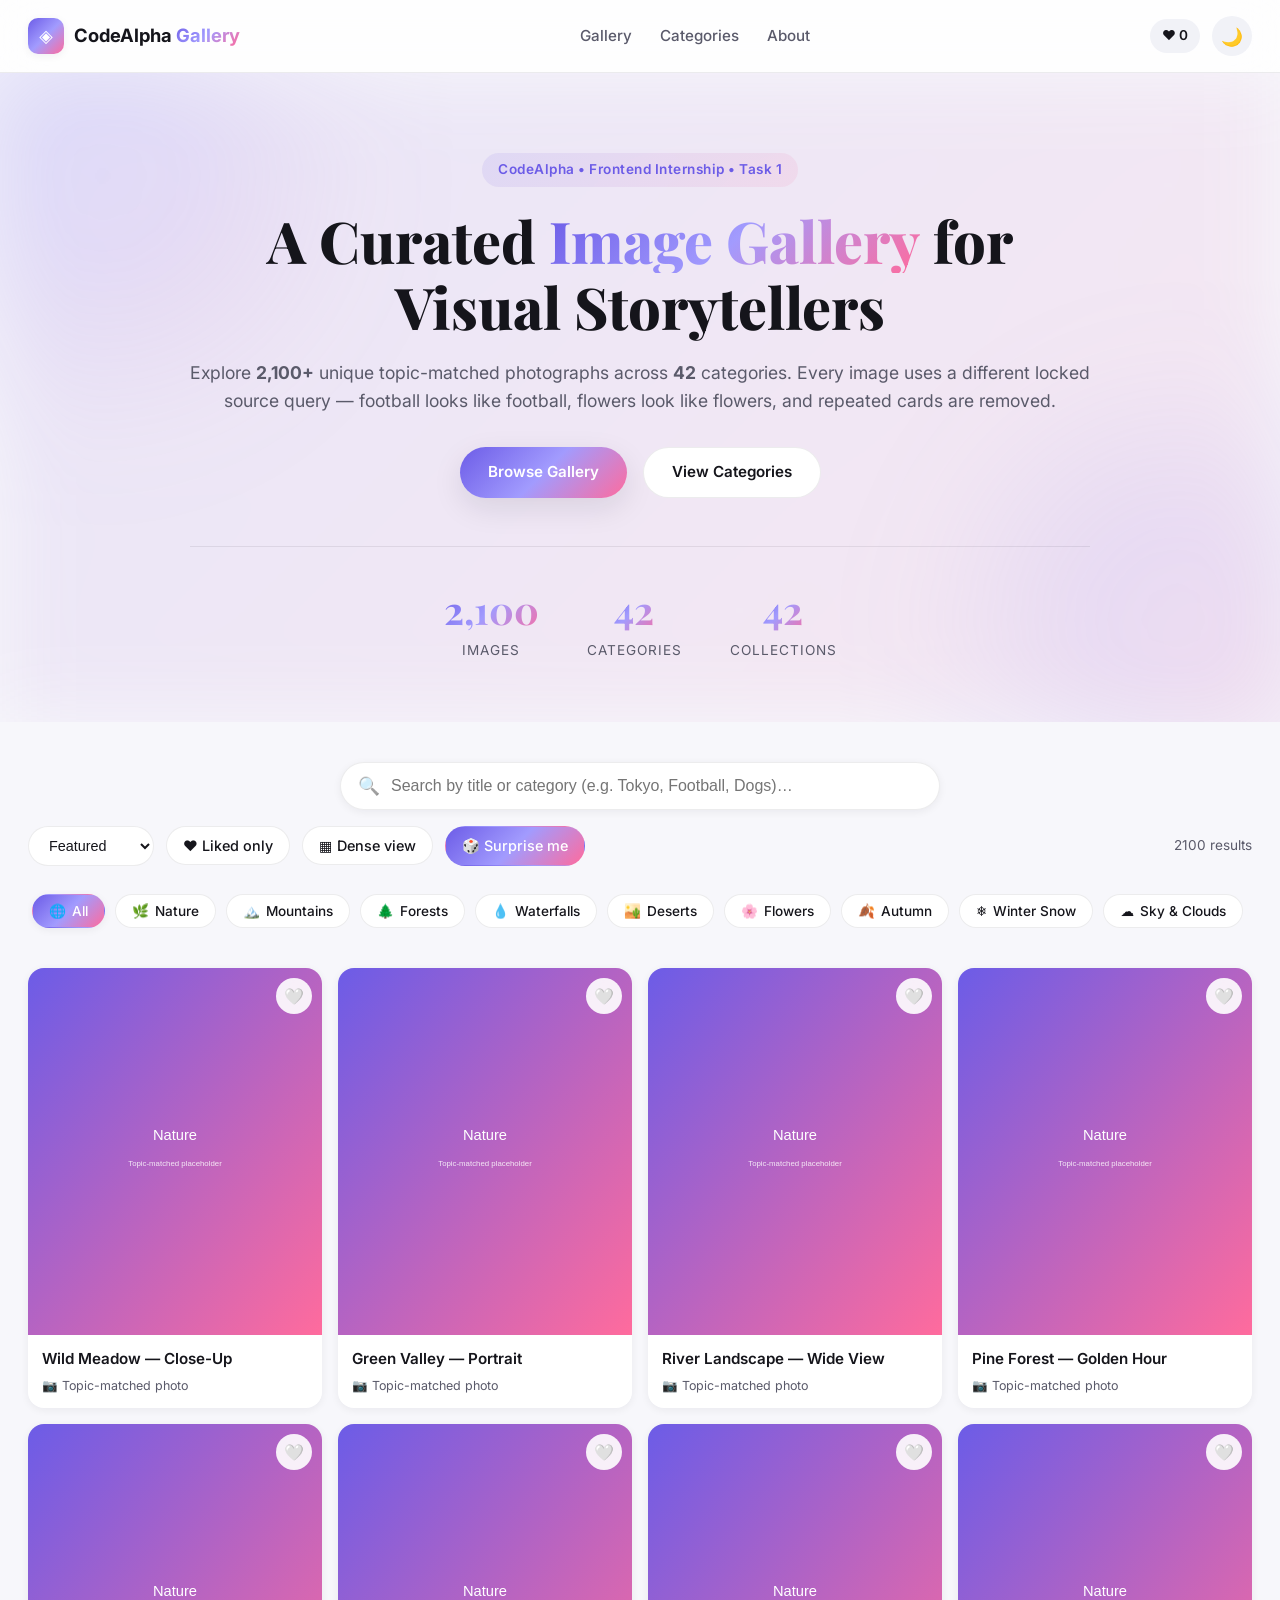
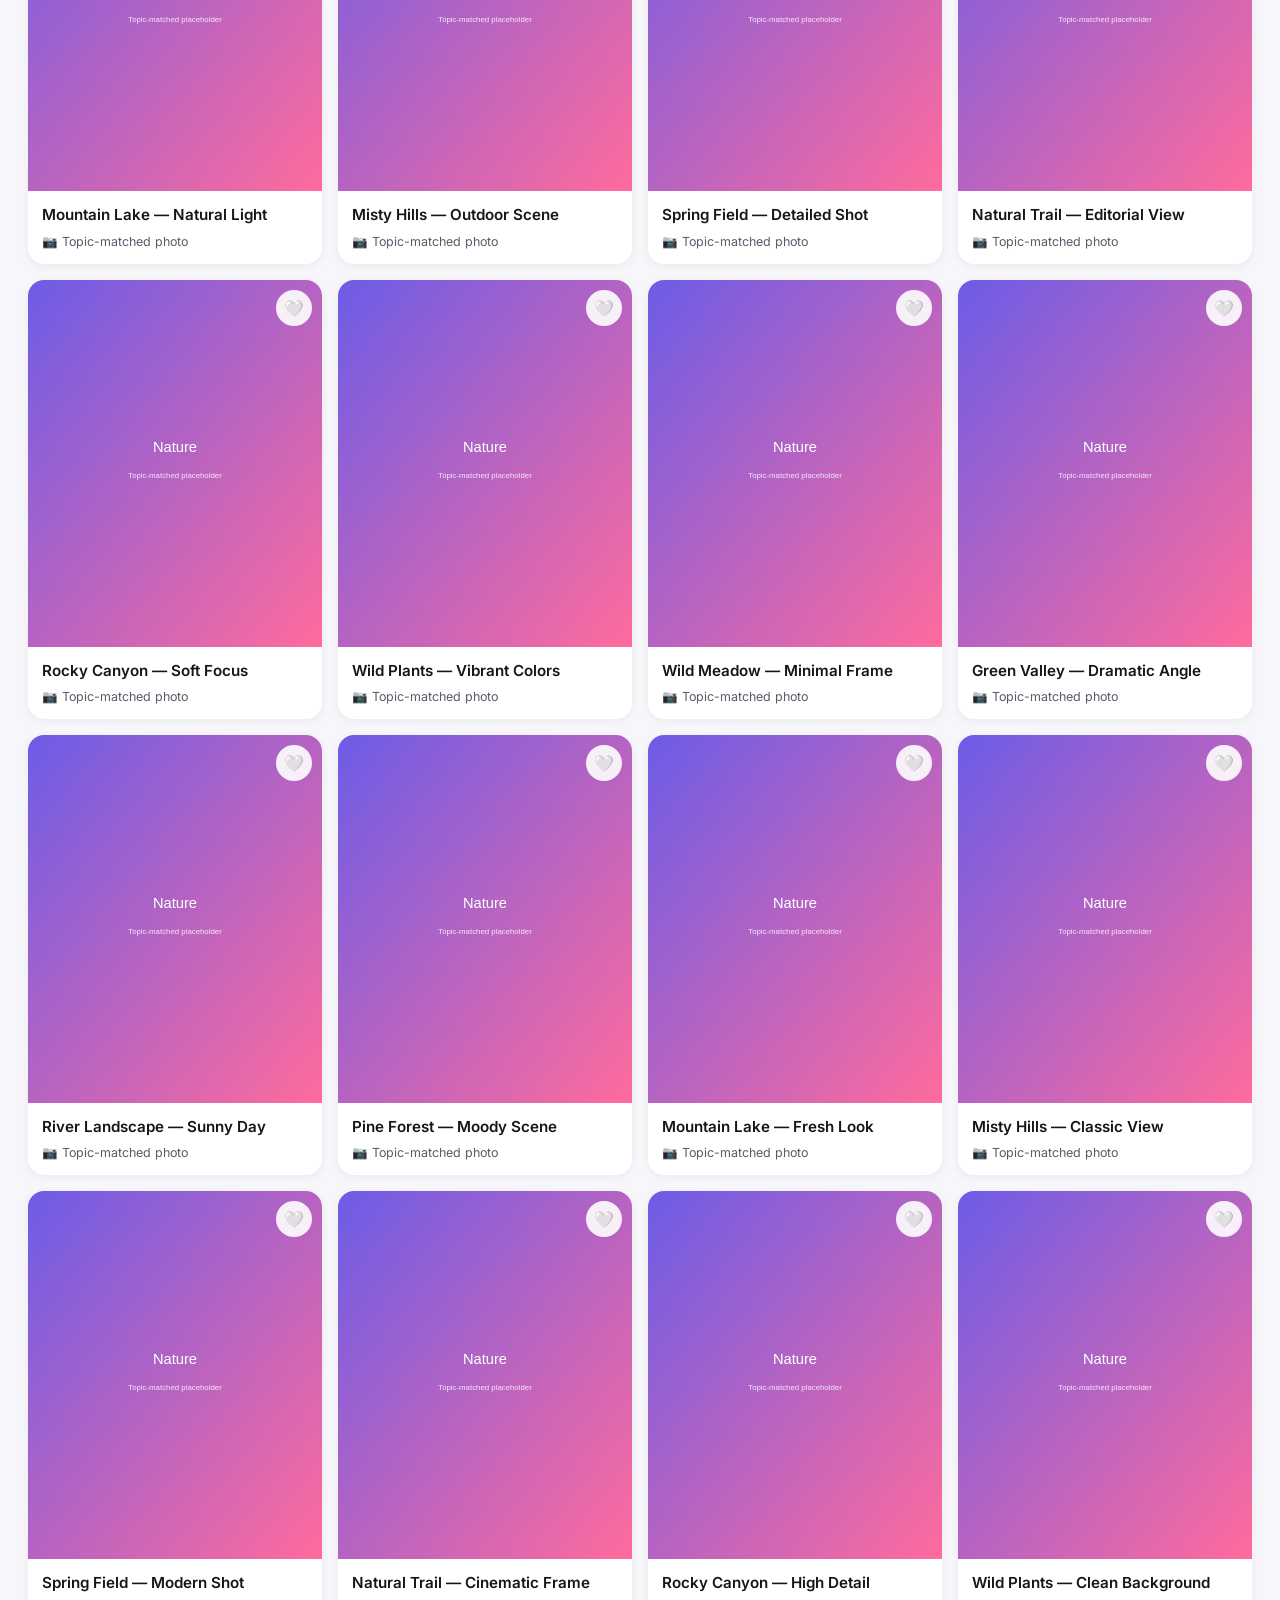
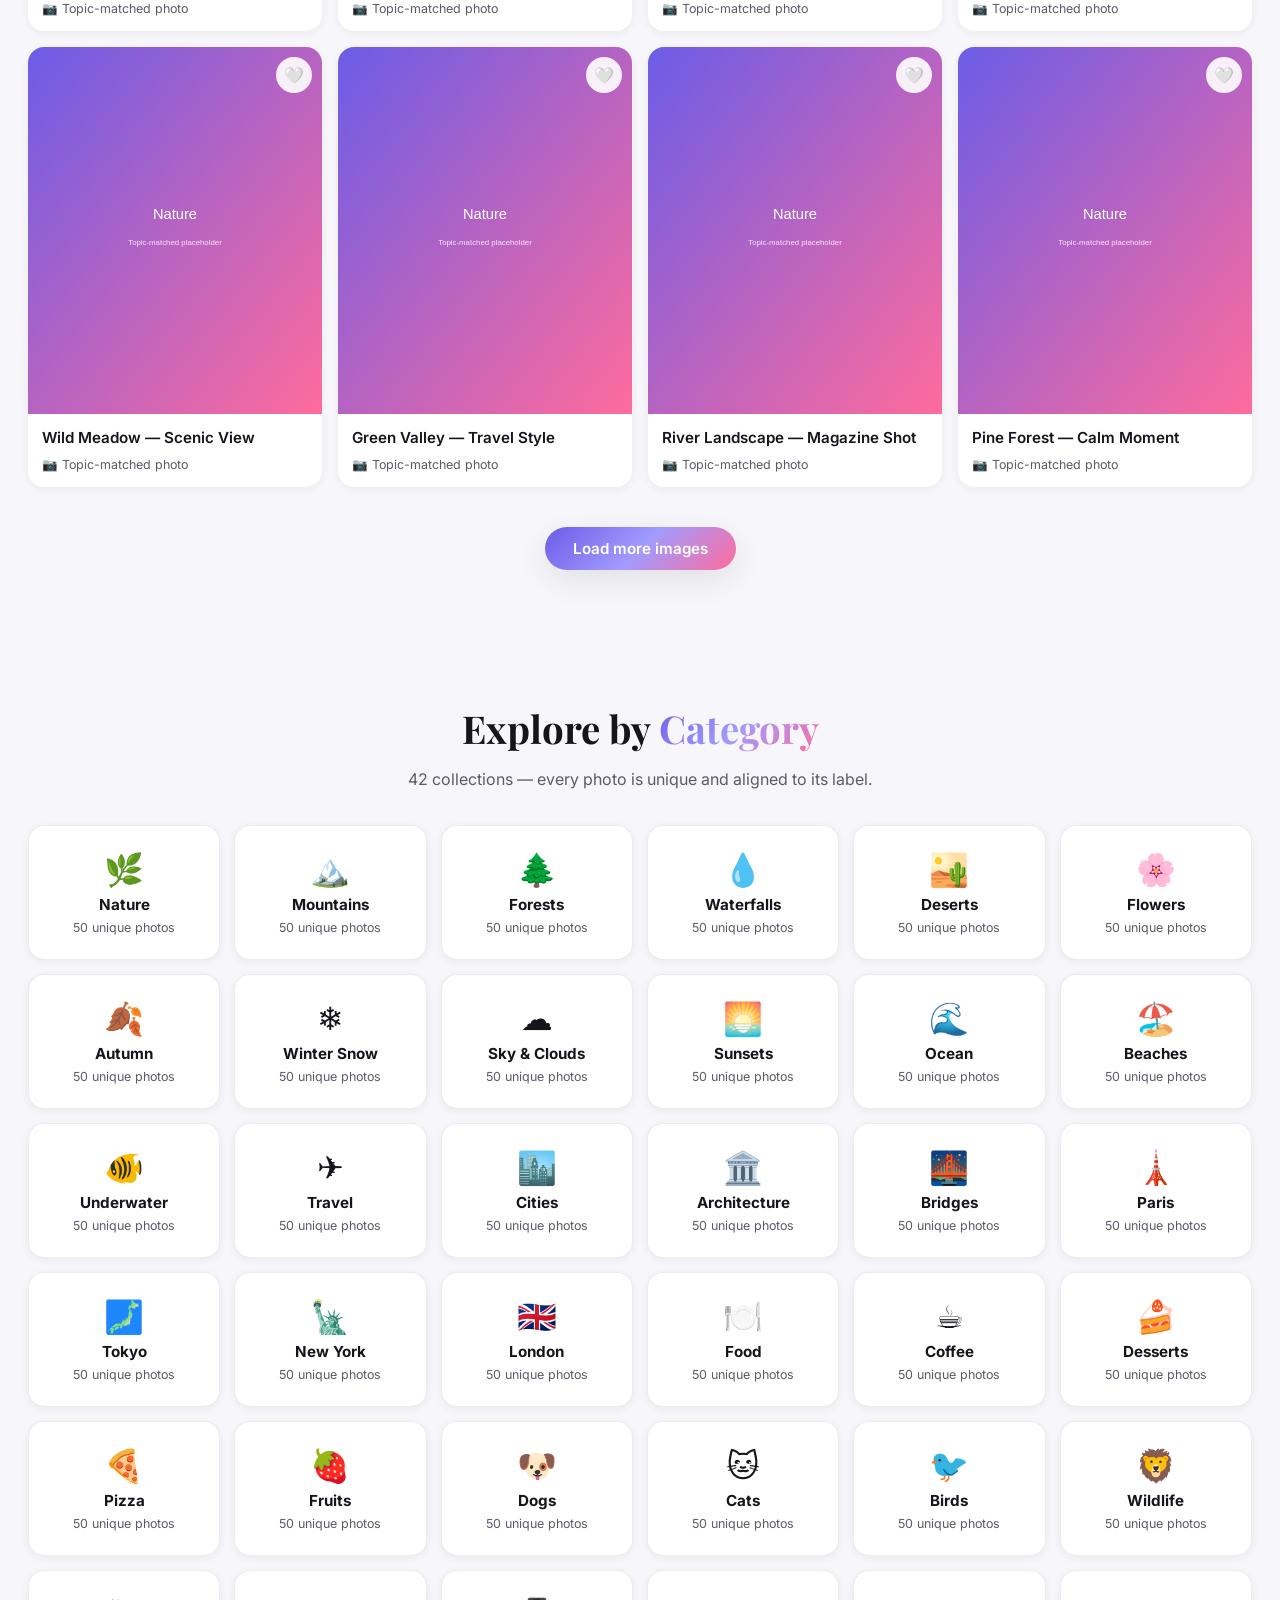
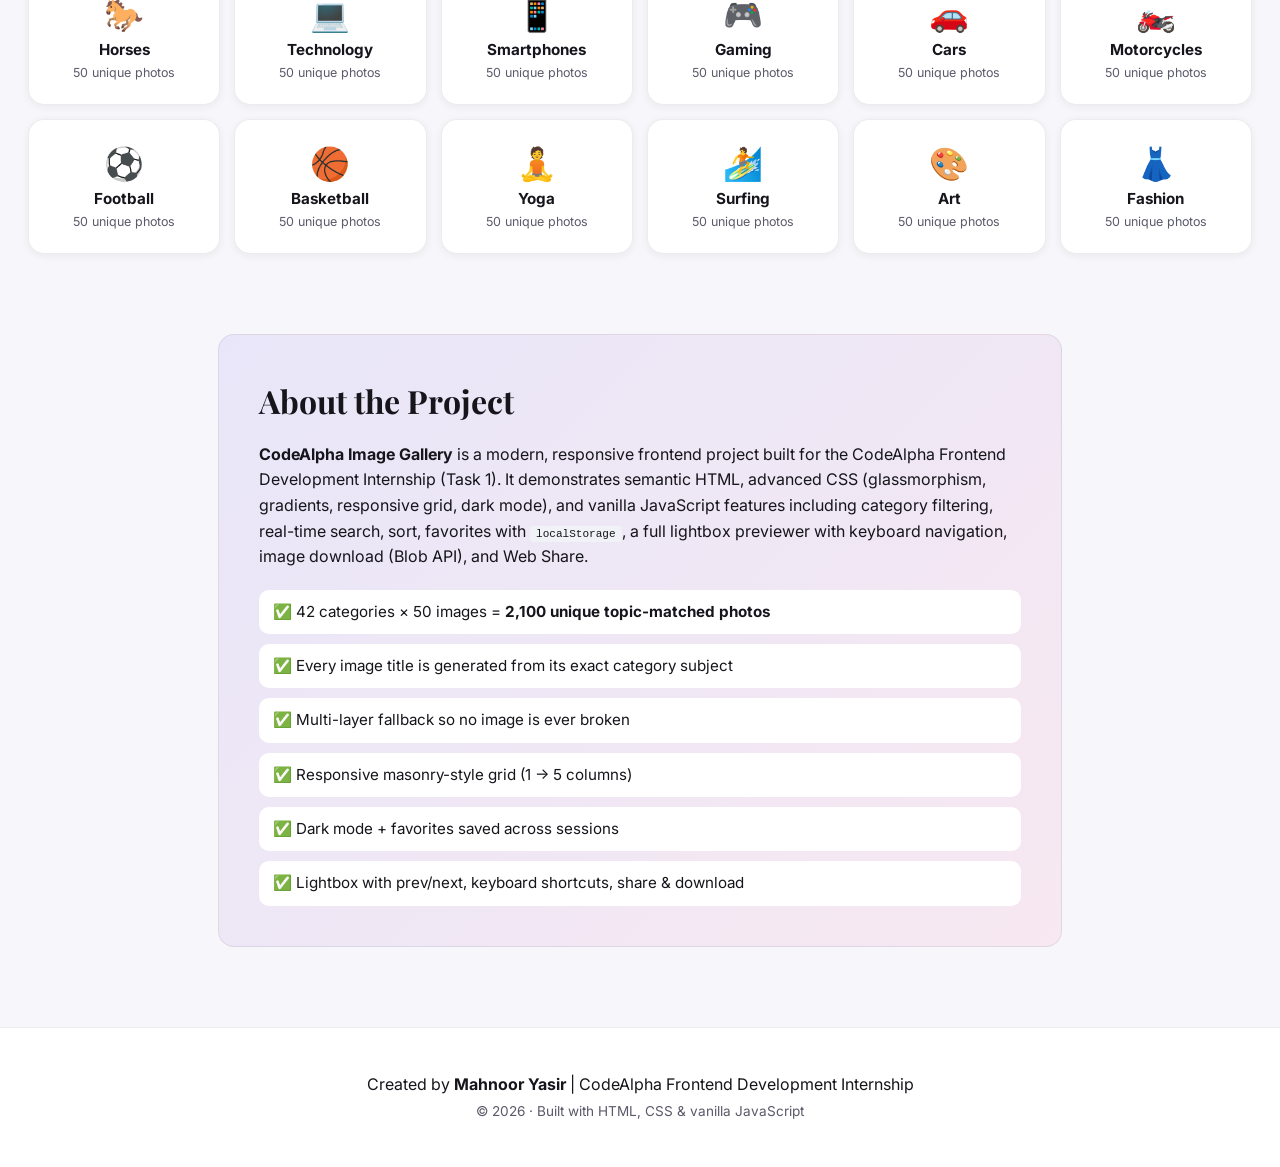
<file: Task 1 Image Gallery/index.html>
<!DOCTYPE html>
<html lang="en">
<head>
  <meta charset="UTF-8" />
  <meta name="viewport" content="width=device-width, initial-scale=1.0" />
  <meta name="description" content="CodeAlpha Image Gallery — a professional, responsive gallery with 42 categories and 2,100 curated, topic-aligned photos. Search, filter, lightbox, favorites and dark mode." />
  <title>CodeAlpha Image Gallery | Mahnoor Yasir</title>
  <link rel="preconnect" href="https://loremflickr.com" />
  <link rel="preconnect" href="https://fonts.googleapis.com" />
  <link rel="preconnect" href="https://fonts.gstatic.com" crossorigin />
  <link href="https://fonts.googleapis.com/css2?family=Playfair+Display:wght@600;800&family=Inter:wght@300;400;500;600;700;800&display=swap" rel="stylesheet" />
  <link rel="stylesheet" href="styles.css" />
</head>
<body>

<!-- ===== NAVBAR ===== -->
<header class="navbar">
  <div class="nav-inner">
    <a href="#top" class="brand">
      <span class="brand-mark">◈</span>
      <span class="brand-text">CodeAlpha<span class="brand-accent"> Gallery</span></span>
    </a>
    <nav class="nav-links">
      <a href="#gallery">Gallery</a>
      <a href="#categories">Categories</a>
      <a href="#about">About</a>
    </nav>
    <div class="nav-actions">
      <span class="liked-pill">❤️ <span id="likedCount">0</span></span>
      <button id="themeToggle" class="icon-btn" aria-label="Toggle dark mode" title="Toggle theme">🌙</button>
    </div>
  </div>
</header>

<!-- ===== HERO ===== -->
<section id="top" class="hero">
  <div class="hero-bg"></div>
  <div class="hero-content">
    <p class="eyebrow">CodeAlpha • Frontend Internship • Task 1</p>
    <h1>A Curated <span class="gradient-text">Image Gallery</span> for Visual Storytellers</h1>
    <p class="lead">
      Explore <strong id="totalCountHero">2,100+</strong> unique topic-matched photographs across
      <strong id="categoryCountHero">42</strong> categories. Every image uses a different locked source query —
      football looks like football, flowers look like flowers, and repeated cards are removed.
    </p>
    <div class="hero-cta">
      <a href="#gallery" class="btn btn-primary">Browse Gallery</a>
      <a href="#categories" class="btn btn-ghost">View Categories</a>
    </div>
    <div class="hero-stats">
      <div><strong id="statImages">0</strong><span>Images</span></div>
      <div><strong id="statCats">0</strong><span>Categories</span></div>
      <div><strong id="statSubs">0</strong><span>Collections</span></div>
    </div>
  </div>
</section>

<!-- ===== CONTROLS ===== -->
<section id="gallery" class="controls">
  <div class="search-wrap">
    <span class="search-icon">🔍</span>
    <input id="search" type="search" placeholder="Search by title or category (e.g. Tokyo, Football, Dogs)…" />
  </div>

  <div class="control-row">
    <select id="sortSelect" class="select">
      <option value="featured">Featured</option>
      <option value="az">Title A → Z</option>
      <option value="za">Title Z → A</option>
      <option value="liked">Liked first</option>
    </select>
    <button id="likedToggle" class="toggle-btn">❤️ Liked only</button>
    <button id="denseToggle" class="toggle-btn">▦ Dense view</button>
    <button id="surprise" class="toggle-btn primary">🎲 Surprise me</button>
    <span id="resultCount" class="result-count">0 results</span>
  </div>

  <div id="chips" class="chips"></div>
</section>

<!-- ===== GRID ===== -->
<main class="gallery-main">
  <div id="grid" class="grid"></div>
  <div id="loadMoreWrap" class="load-more-wrap" style="display:none">
    <button id="loadMore" class="btn btn-primary">Load more images</button>
  </div>
</main>

<!-- ===== CATEGORY SHOWCASE ===== -->
<section id="categories" class="category-section">
  <div class="section-head">
    <h2>Explore by <span class="gradient-text">Category</span></h2>
    <p>42 collections — every photo is unique and aligned to its label.</p>
  </div>
  <div id="categoryGrid" class="category-grid"></div>
</section>

<!-- ===== ABOUT ===== -->
<section id="about" class="about-section">
  <div class="about-inner">
    <h2>About the Project</h2>
    <p>
      <strong>CodeAlpha Image Gallery</strong> is a modern, responsive frontend project
      built for the CodeAlpha Frontend Development Internship (Task 1). It demonstrates
      semantic HTML, advanced CSS (glassmorphism, gradients, responsive grid, dark mode),
      and vanilla JavaScript features including category filtering, real-time search,
      sort, favorites with <code>localStorage</code>, a full lightbox previewer
      with keyboard navigation, image download (Blob API), and Web Share.
    </p>
    <ul class="feature-list">
      <li>✅ 42 categories × 50 images = <strong>2,100 unique topic-matched photos</strong></li>
      <li>✅ Every image title is generated from its exact category subject</li>
      <li>✅ Multi-layer fallback so no image is ever broken</li>
      <li>✅ Responsive masonry-style grid (1 → 5 columns)</li>
      <li>✅ Dark mode + favorites saved across sessions</li>
      <li>✅ Lightbox with prev/next, keyboard shortcuts, share & download</li>
    </ul>
  </div>
</section>

<!-- ===== LIGHTBOX ===== -->
<div id="lightbox" class="lightbox" role="dialog" aria-modal="true" aria-label="Image preview">
  <button id="lbClose" class="lb-close" aria-label="Close">×</button>
  <button id="lbPrev" class="lb-nav lb-prev" aria-label="Previous">‹</button>
  <button id="lbNext" class="lb-nav lb-next" aria-label="Next">›</button>
  <div class="lb-content" onclick="event.stopPropagation()">
    <img id="lbImg" alt="" />
    <div class="lb-info">
      <div class="lb-text">
        <span id="lbCat" class="lb-cat"></span>
        <h3 id="lbTitle"></h3>
        <p id="lbBlurb" class="lb-blurb"></p>
        <span id="lbCounter" class="lb-counter"></span>
      </div>
      <div class="lb-actions">
        <button id="lbLike" class="btn btn-ghost">🤍 Like</button>
        <button id="lbShare" class="btn btn-ghost">↗ Share</button>
        <button id="lbDownload" class="btn btn-primary">⬇ Download</button>
      </div>
    </div>
  </div>
</div>

<!-- ===== SCROLL TOP ===== -->
<button id="scrollTop" class="scroll-top" aria-label="Scroll to top">↑</button>

<!-- ===== FOOTER ===== -->
<footer class="footer">
  <p>Created by <strong>Mahnoor Yasir</strong> | CodeAlpha Frontend Development Internship</p>
  <p class="muted">© 2026 · Built with HTML, CSS & vanilla JavaScript</p>
</footer>

<script src="script.js"></script>
</body>
</html>
</file>
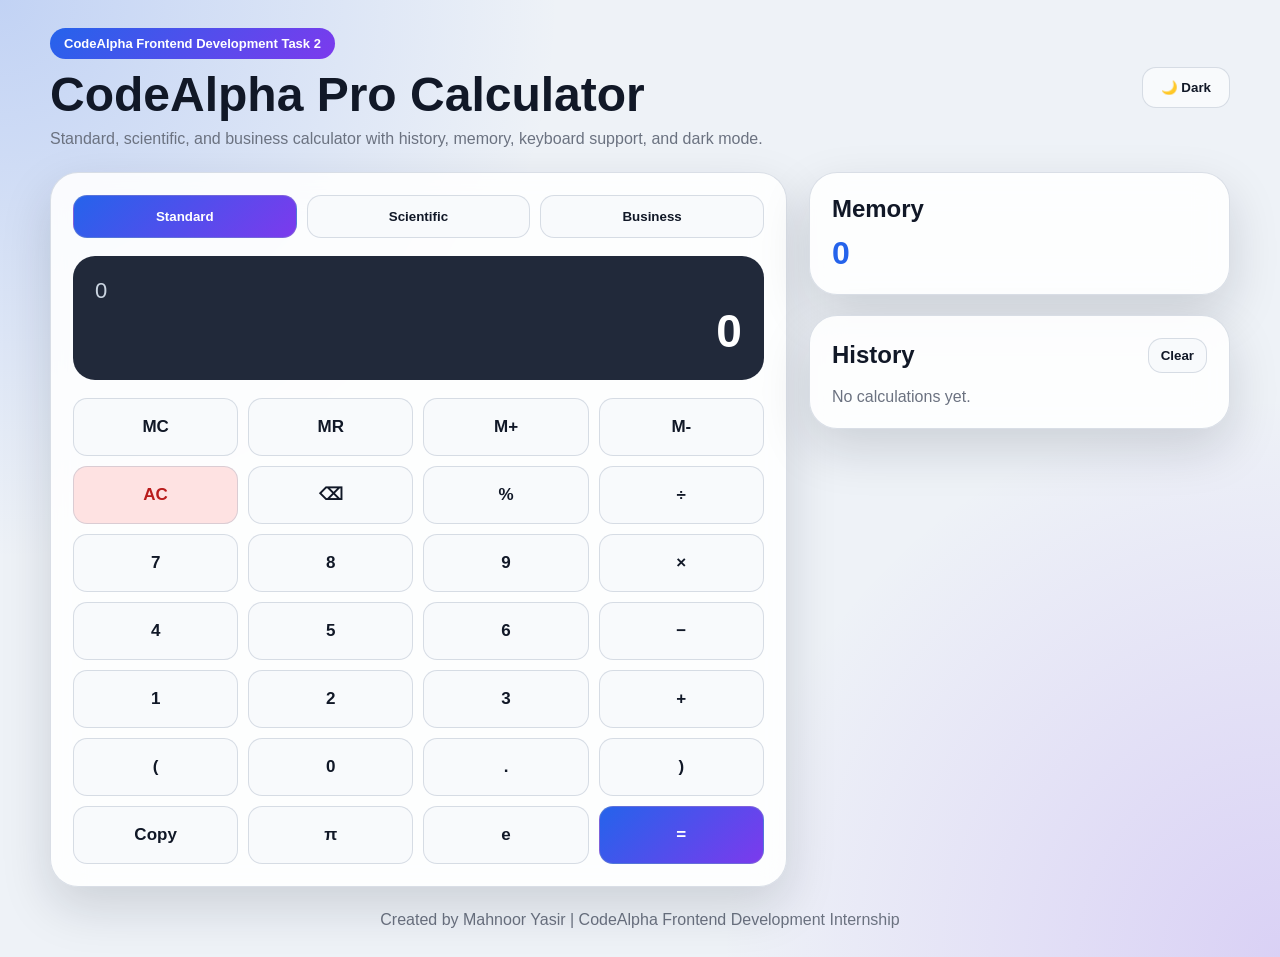
<file: Task 2 Calculator/index.html>
<!DOCTYPE html>
<html lang="en">
<head>
  <meta charset="UTF-8" />
  <meta name="viewport" content="width=device-width, initial-scale=1.0" />
  <title>CodeAlpha Pro Calculator</title>
  <link rel="stylesheet" href="style.css" />
</head>
<body>
  <div class="app">
    <header class="topbar">
      <div>
        <p class="badge">CodeAlpha Frontend Development Task 2</p>
        <h1>CodeAlpha Pro Calculator</h1>
        <p class="subtitle">Standard, scientific, and business calculator with history, memory, keyboard support, and dark mode.</p>
      </div>
      <button id="themeToggle" class="theme-btn">🌙 Dark</button>
    </header>

    <main class="calculator-shell">
      <section class="calculator">
        <div class="tabs">
          <button class="tab active" data-mode="standard">Standard</button>
          <button class="tab" data-mode="scientific">Scientific</button>
          <button class="tab" data-mode="business">Business</button>
        </div>

        <div class="display">
          <div id="expression" class="expression">0</div>
          <div id="resultPreview" class="preview">0</div>
        </div>

        <div class="angle-row scientific-only hidden">
          <button id="degreeToggle" class="small-btn active">DEG</button>
          <button id="radianToggle" class="small-btn">RAD</button>
        </div>

        <div class="keypad standard-grid" id="standardPad">
          <button data-action="memory-clear">MC</button>
          <button data-action="memory-recall">MR</button>
          <button data-action="memory-add">M+</button>
          <button data-action="memory-subtract">M-</button>

          <button data-action="clear" class="danger">AC</button>
          <button data-action="delete">⌫</button>
          <button data-value="%">%</button>
          <button data-value="/">÷</button>

          <button data-value="7">7</button>
          <button data-value="8">8</button>
          <button data-value="9">9</button>
          <button data-value="*">×</button>

          <button data-value="4">4</button>
          <button data-value="5">5</button>
          <button data-value="6">6</button>
          <button data-value="-">−</button>

          <button data-value="1">1</button>
          <button data-value="2">2</button>
          <button data-value="3">3</button>
          <button data-value="+">+</button>

          <button data-value="(">(</button>
          <button data-value="0">0</button>
          <button data-value=".">.</button>
          <button data-value=")">)</button>

          <button data-action="copy">Copy</button>
          <button data-value="pi">π</button>
          <button data-value="e">e</button>
          <button data-action="calculate" class="equals">=</button>
        </div>

        <div class="keypad scientific-grid hidden" id="scientificPad">
          <button data-func="sin">sin</button>
          <button data-func="cos">cos</button>
          <button data-func="tan">tan</button>
          <button data-func="asin">sin⁻¹</button>
          <button data-func="acos">cos⁻¹</button>
          <button data-func="atan">tan⁻¹</button>

          <button data-func="sqrt">√x</button>
          <button data-func="cbrt">∛x</button>
          <button data-func="square">x²</button>
          <button data-func="cube">x³</button>
          <button data-value="^">xʸ</button>
          <button data-func="factorial">x!</button>

          <button data-func="log">log</button>
          <button data-func="ln">ln</button>
          <button data-func="exp">exp</button>
          <button data-func="reciprocal">1/x</button>
          <button data-func="abs">|x|</button>
          <button data-action="clear" class="danger">AC</button>
        </div>

        <div class="business-panel hidden" id="businessPanel">
          <div class="business-card">
            <h3>Tax Calculator</h3>
            <input id="taxAmount" type="number" placeholder="Amount" />
            <input id="taxRate" type="number" placeholder="Tax rate %" />
            <button id="taxBtn">Calculate Tax</button>
            <p id="taxResult">Result: —</p>
          </div>

          <div class="business-card">
            <h3>Discount Calculator</h3>
            <input id="discountPrice" type="number" placeholder="Original price" />
            <input id="discountRate" type="number" placeholder="Discount %" />
            <button id="discountBtn">Calculate Discount</button>
            <p id="discountResult">Result: —</p>
          </div>

          <div class="business-card">
            <h3>Profit Margin</h3>
            <input id="costPrice" type="number" placeholder="Cost price" />
            <input id="sellingPrice" type="number" placeholder="Selling price" />
            <button id="profitBtn">Calculate Profit</button>
            <p id="profitResult">Result: —</p>
          </div>

          <div class="business-card">
            <h3>Loan EMI</h3>
            <input id="loanAmount" type="number" placeholder="Loan amount" />
            <input id="interestRate" type="number" placeholder="Annual interest %" />
            <input id="loanMonths" type="number" placeholder="Months" />
            <button id="emiBtn">Calculate EMI</button>
            <p id="emiResult">Result: —</p>
          </div>
        </div>
      </section>

      <aside class="side-panel">
        <div class="memory-box">
          <h2>Memory</h2>
          <p id="memoryValue">0</p>
        </div>

        <div class="history-box">
          <div class="history-header">
            <h2>History</h2>
            <button id="clearHistory">Clear</button>
          </div>
          <div id="historyList" class="history-list">
            <p class="empty">No calculations yet.</p>
          </div>
        </div>
      </aside>
    </main>

    <footer>Created by Mahnoor Yasir | CodeAlpha Frontend Development Internship</footer>
  </div>

  <script src="script.js"></script>
</body>
</html>
</file>
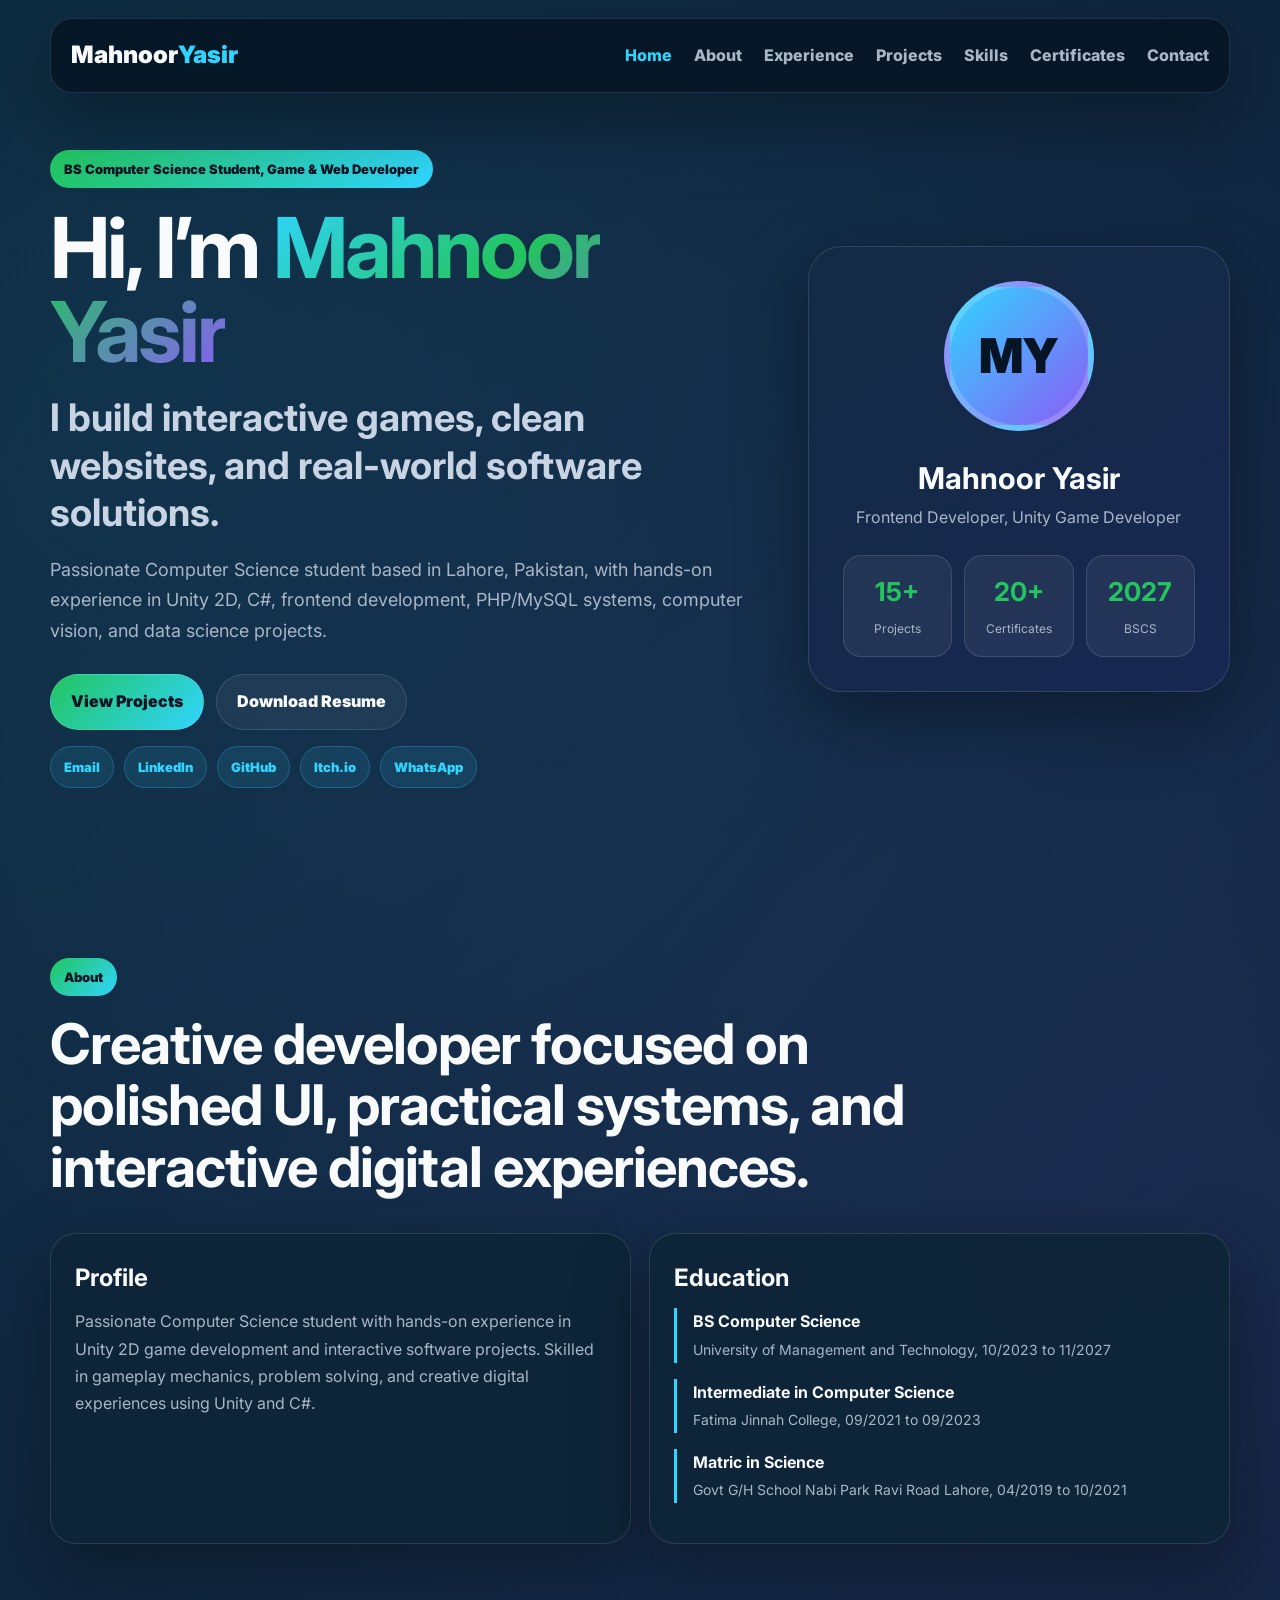
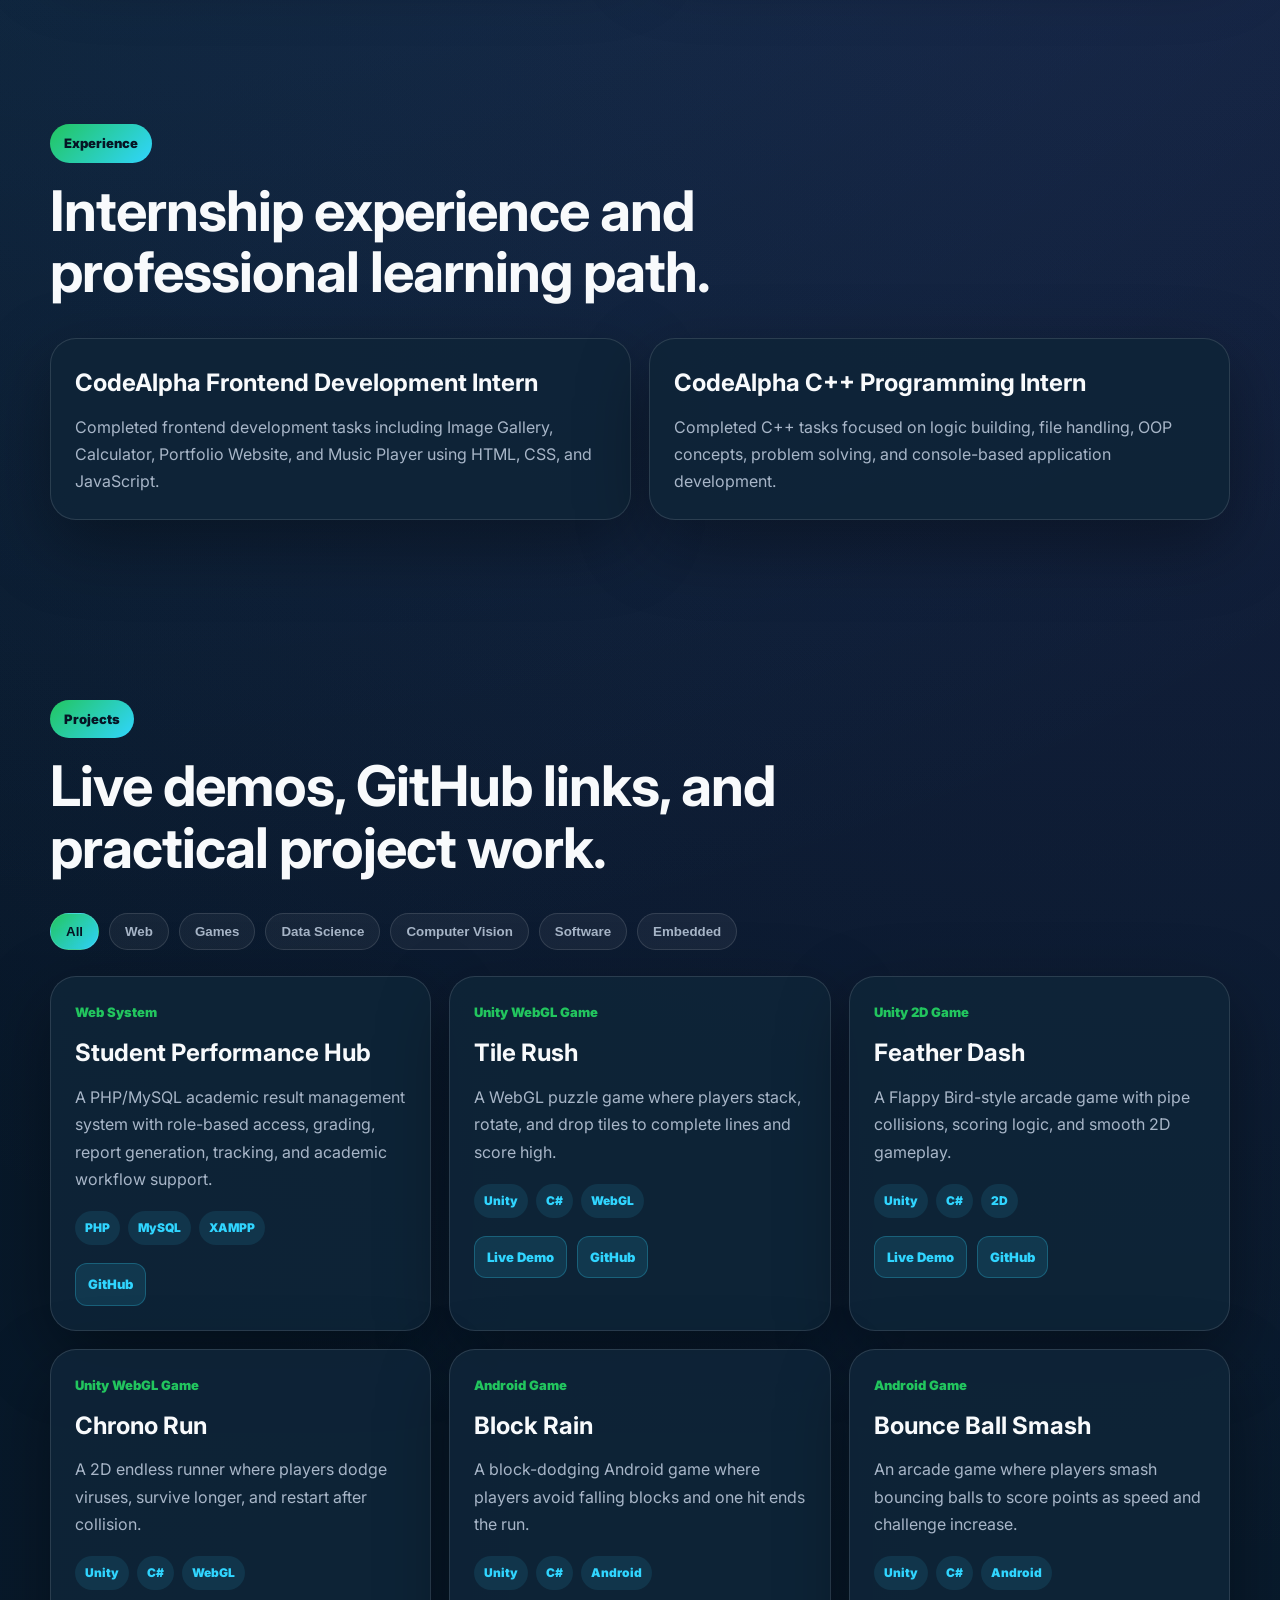
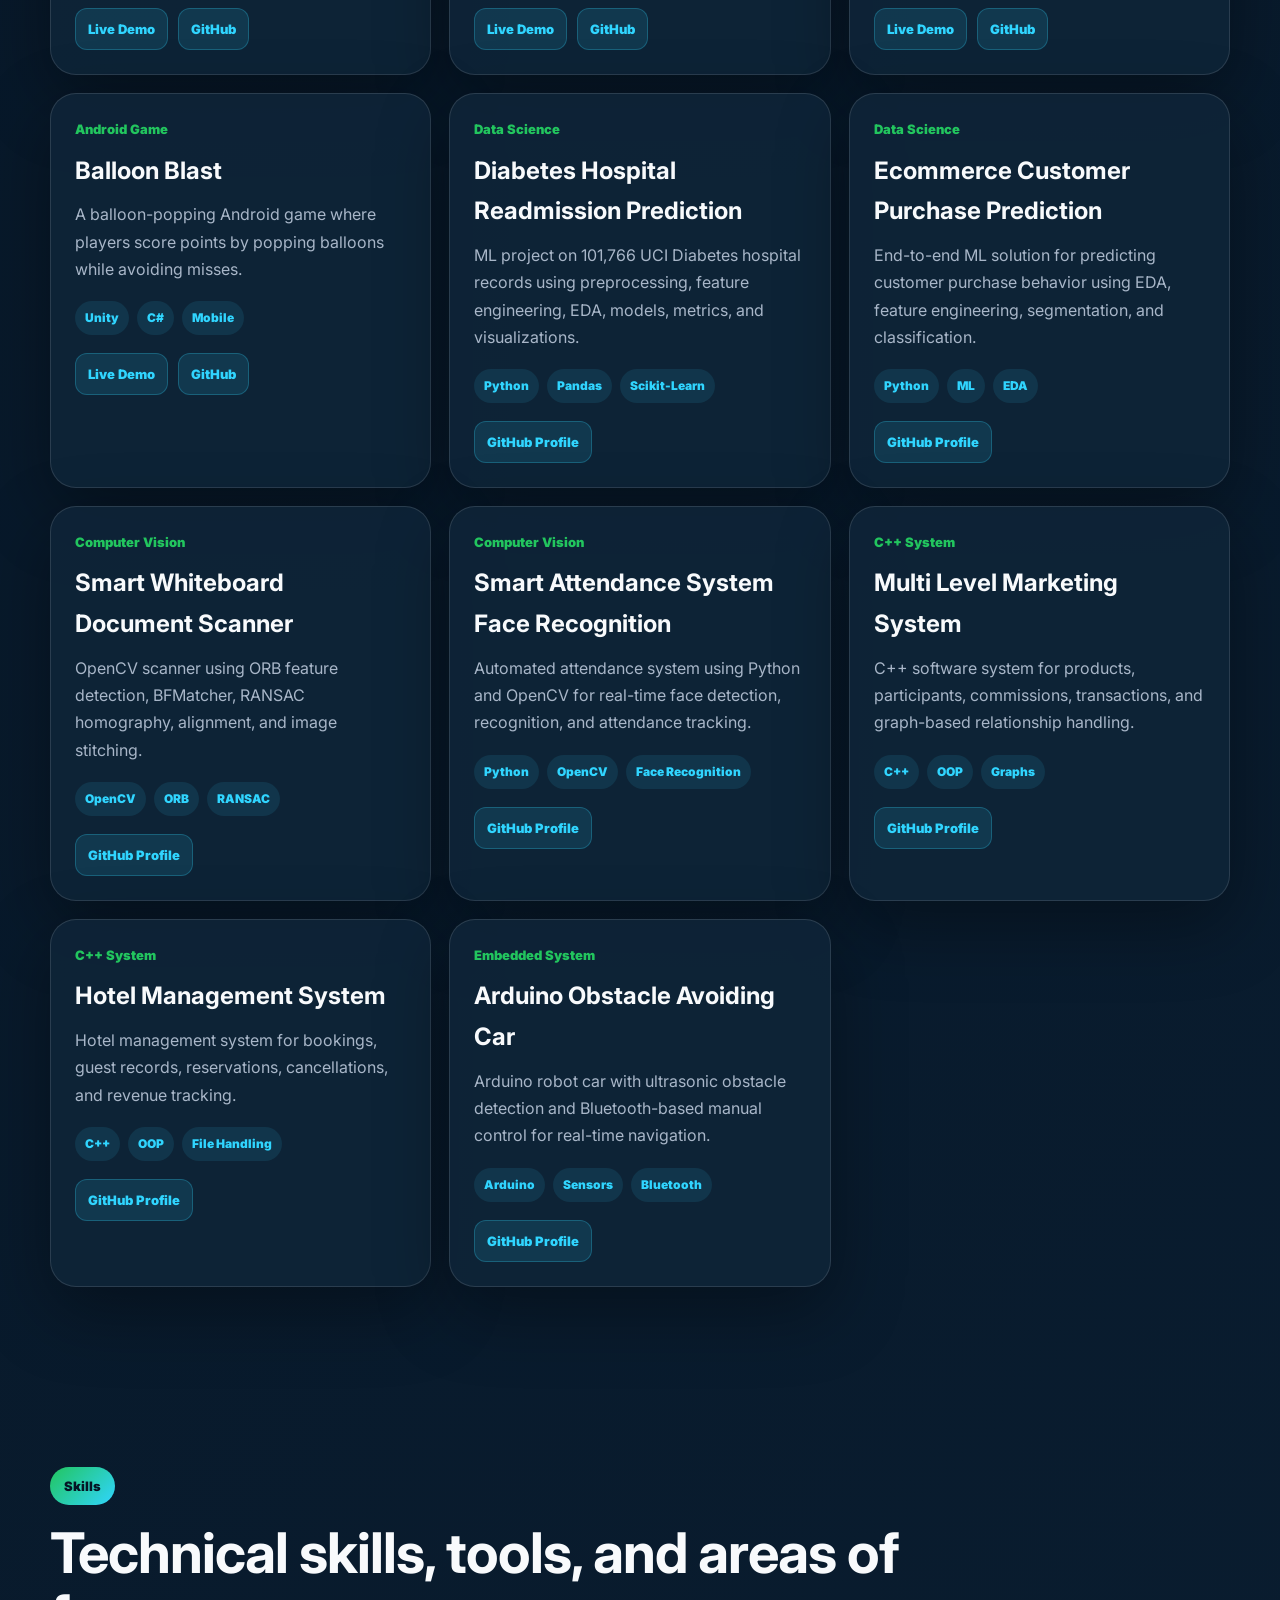
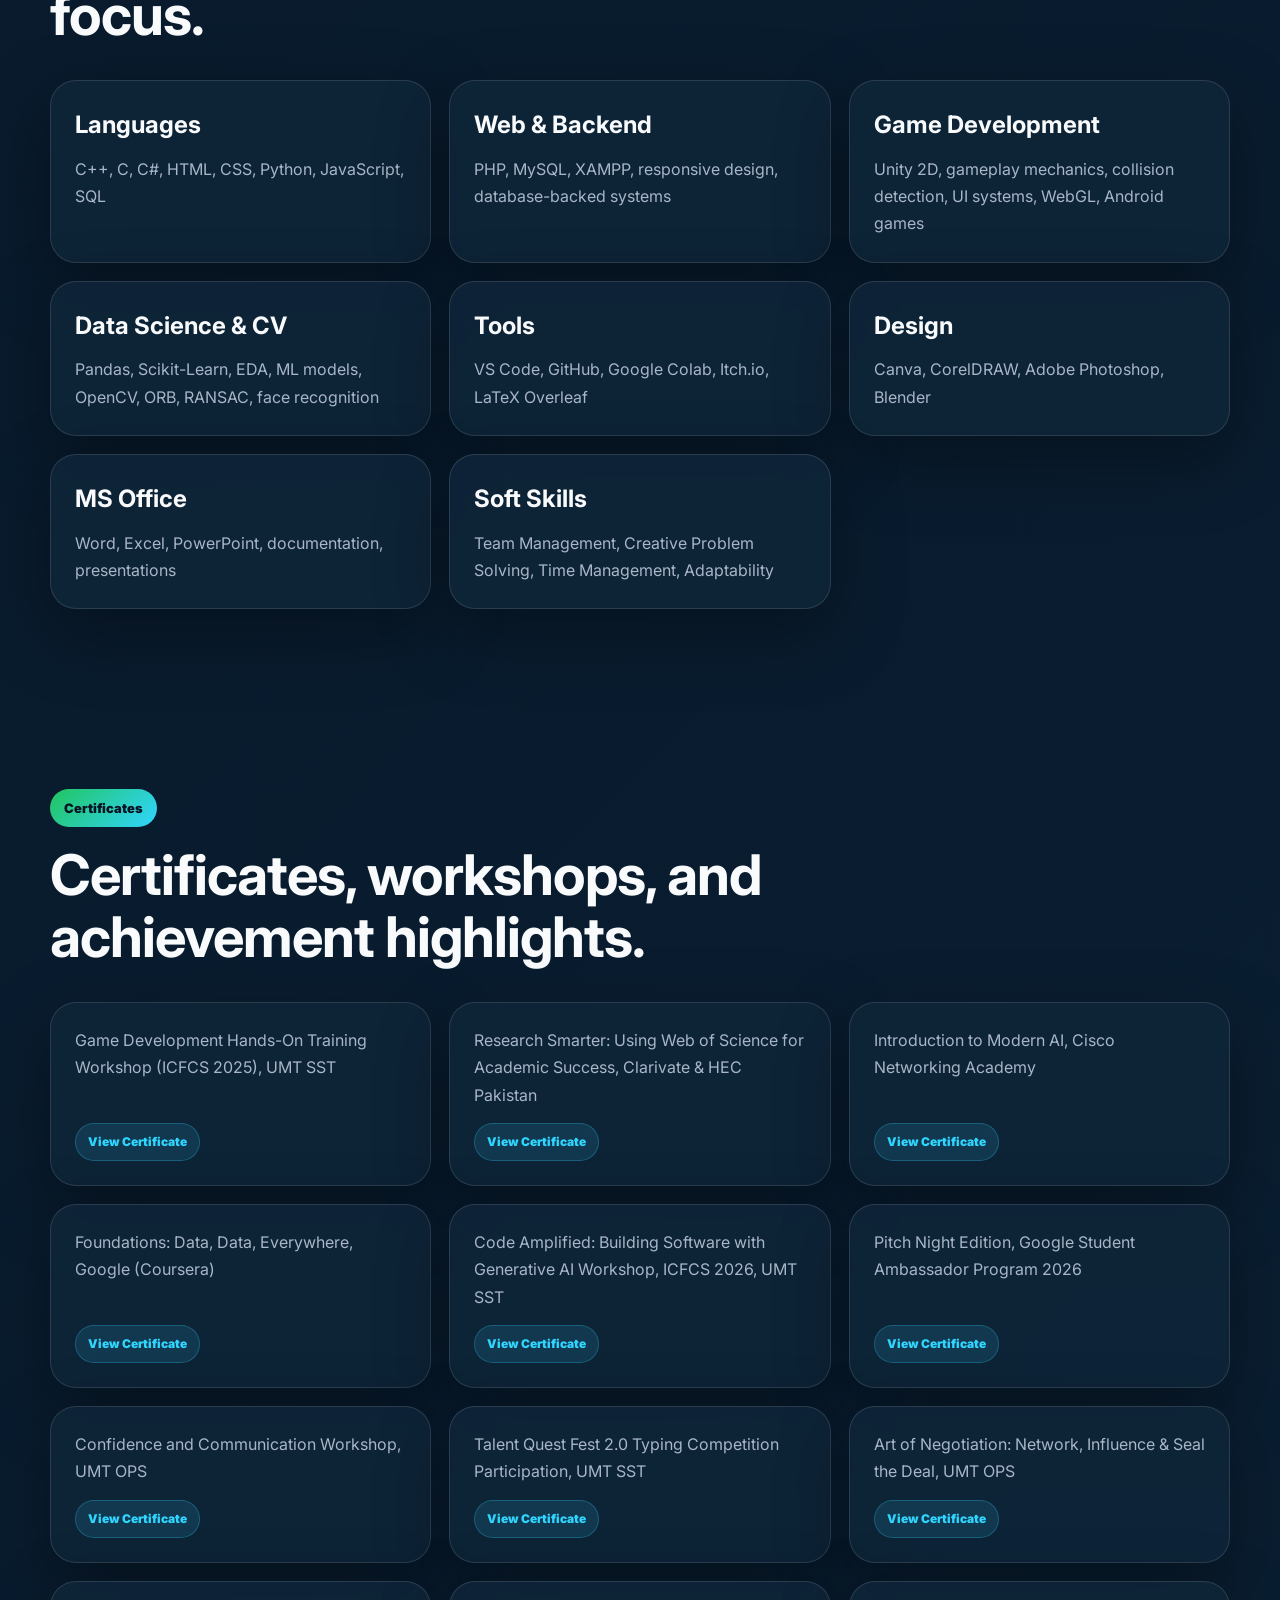
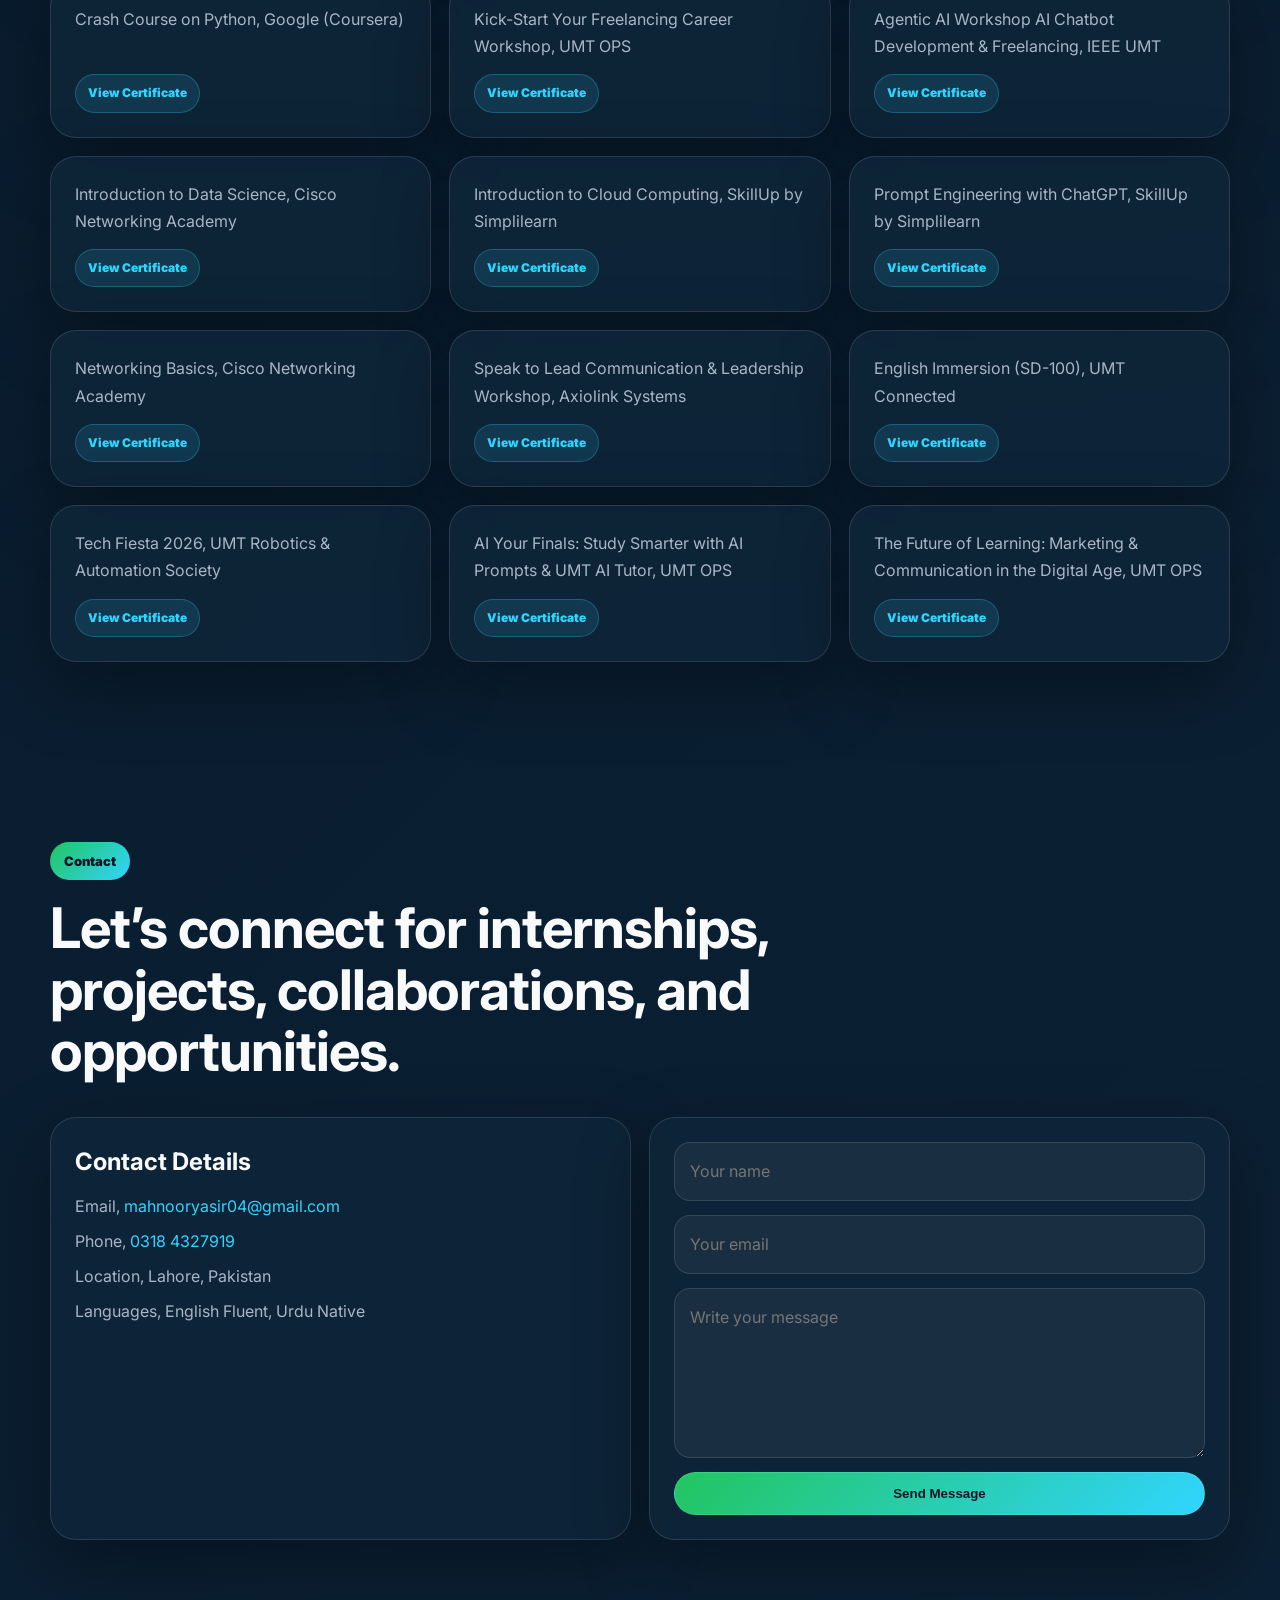
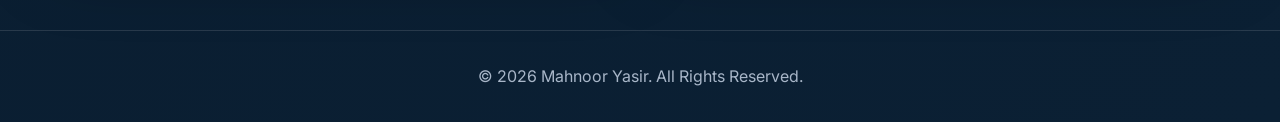
<file: Task 3 Portfolio/index.html>
<!DOCTYPE html>
<html lang="en">
<head>
  <meta charset="UTF-8">
  <meta name="viewport" content="width=device-width, initial-scale=1.0">
  <title>Mahnoor Yasir, Portfolio</title>
  <link rel="stylesheet" href="style.css">
</head>
<body>
  <header class="header">
    <a href="#home" class="logo">Mahnoor<span>Yasir</span></a>
    <nav class="nav" id="nav">
      <a href="#home">Home</a>
      <a href="#about">About</a>
      <a href="#experience">Experience</a>
      <a href="#projects">Projects</a>
      <a href="#skills">Skills</a>
      <a href="#certificates">Certificates</a>
      <a href="#contact">Contact</a>
    </nav>
    <button class="menu" id="menu">Menu</button>
  </header>

  <main>
    <section class="hero" id="home">
      <div class="hero-text reveal">
        <p class="badge">BS Computer Science Student, Game & Web Developer</p>
        <h1>Hi, I’m <span>Mahnoor Yasir</span></h1>
        <h2>I build interactive games, clean websites, and real-world software solutions.</h2>
        <p class="intro">
          Passionate Computer Science student based in Lahore, Pakistan, with hands-on experience in Unity 2D,
          C#, frontend development, PHP/MySQL systems, computer vision, and data science projects.
        </p>
        <div class="buttons">
          <a class="btn primary" href="#projects">View Projects</a>
          <a class="btn secondary" href="assets/Mahnoor_Yasir_Resume.pdf" target="_blank">Download Resume</a>
        </div>

        <div class="top-links">
          <a href="mailto:mahnooryasir04@gmail.com">Email</a>
          <a href="https://www.linkedin.com/in/mahnoor-yasir/" target="_blank">LinkedIn</a>
          <a href="https://github.com/mahnoor-yasir" target="_blank">GitHub</a>
          <a href="https://mahnoor-yasir.itch.io/" target="_blank">Itch.io</a>
          <a href="https://wa.me/923184327919" target="_blank">WhatsApp</a>
        </div>
      </div>

      <aside class="profile reveal">
        <div class="avatar">MY</div>
        <h3>Mahnoor Yasir</h3>
        <p>Frontend Developer, Unity Game Developer</p>
        <div class="stats">
          <div><strong>15+</strong><span>Projects</span></div>
          <div><strong>20+</strong><span>Certificates</span></div>
          <div><strong>2027</strong><span>BSCS</span></div>
        </div>
      </aside>
    </section>

    <section class="section" id="about">
      <div class="heading reveal">
        <p>About</p>
        <h2>Creative developer focused on polished UI, practical systems, and interactive digital experiences.</h2>
      </div>
      <div class="two-grid">
        <article class="card reveal">
          <h3>Profile</h3>
          <p>Passionate Computer Science student with hands-on experience in Unity 2D game development and interactive software projects. Skilled in gameplay mechanics, problem solving, and creative digital experiences using Unity and C#.</p>
        </article>
        <article class="card reveal">
          <h3>Education</h3>
          <ul class="timeline">
            <li><b>BS Computer Science</b><span>University of Management and Technology, 10/2023 to 11/2027</span></li>
            <li><b>Intermediate in Computer Science</b><span>Fatima Jinnah College, 09/2021 to 09/2023</span></li>
            <li><b>Matric in Science</b><span>Govt G/H School Nabi Park Ravi Road Lahore, 04/2019 to 10/2021</span></li>
          </ul>
        </article>
      </div>
    </section>

    <section class="section" id="experience">
      <div class="heading reveal">
        <p>Experience</p>
        <h2>Internship experience and professional learning path.</h2>
      </div>
      <div class="two-grid">
        <article class="card reveal"><h3>CodeAlpha Frontend Development Intern</h3><p>Completed frontend development tasks including Image Gallery, Calculator, Portfolio Website, and Music Player using HTML, CSS, and JavaScript.</p></article>
        <article class="card reveal"><h3>CodeAlpha C++ Programming Intern</h3><p>Completed C++ tasks focused on logic building, file handling, OOP concepts, problem solving, and console-based application development.</p></article>
      </div>
    </section>

    <section class="section" id="projects">
      <div class="heading reveal">
        <p>Projects</p>
        <h2>Live demos, GitHub links, and practical project work.</h2>
      </div>
      <div class="filters reveal">
        <button class="filter active" data-filter="all">All</button>
        <button class="filter" data-filter="web">Web</button>
        <button class="filter" data-filter="game">Games</button>
        <button class="filter" data-filter="data">Data Science</button>
        <button class="filter" data-filter="cv">Computer Vision</button>
        <button class="filter" data-filter="software">Software</button>
        <button class="filter" data-filter="embedded">Embedded</button>
      </div>
      <div class="projects-grid">
        
    <article class="project-card reveal" data-category="web">
      <div class="project-label">Web System</div>
      <h3>Student Performance Hub</h3>
      <p>A PHP/MySQL academic result management system with role-based access, grading, report generation, tracking, and academic workflow support.</p>
      <div class="tech-list"><span>PHP</span><span>MySQL</span><span>XAMPP</span></div>
      <div class="project-actions"><a href="https://github.com/mahnoor-yasir/Student-Performance-Hub" target="_blank" rel="noopener">GitHub</a></div>
    </article>
    
    <article class="project-card reveal" data-category="game">
      <div class="project-label">Unity WebGL Game</div>
      <h3>Tile Rush</h3>
      <p>A WebGL puzzle game where players stack, rotate, and drop tiles to complete lines and score high.</p>
      <div class="tech-list"><span>Unity</span><span>C#</span><span>WebGL</span></div>
      <div class="project-actions"><a href="https://mahnoor-yasir.itch.io/tile-rush" target="_blank" rel="noopener">Live Demo</a><a href="https://github.com/mahnoor-yasir/Tile-Rush" target="_blank" rel="noopener">GitHub</a></div>
    </article>
    
    <article class="project-card reveal" data-category="game">
      <div class="project-label">Unity 2D Game</div>
      <h3>Feather Dash</h3>
      <p>A Flappy Bird-style arcade game with pipe collisions, scoring logic, and smooth 2D gameplay.</p>
      <div class="tech-list"><span>Unity</span><span>C#</span><span>2D</span></div>
      <div class="project-actions"><a href="https://mahnoor-yasir.itch.io/feather-dash" target="_blank" rel="noopener">Live Demo</a><a href="https://github.com/mahnoor-yasir/FeatherDash" target="_blank" rel="noopener">GitHub</a></div>
    </article>
    
    <article class="project-card reveal" data-category="game">
      <div class="project-label">Unity WebGL Game</div>
      <h3>Chrono Run</h3>
      <p>A 2D endless runner where players dodge viruses, survive longer, and restart after collision.</p>
      <div class="tech-list"><span>Unity</span><span>C#</span><span>WebGL</span></div>
      <div class="project-actions"><a href="https://mahnoor-yasir.itch.io/chrono-run" target="_blank" rel="noopener">Live Demo</a><a href="https://github.com/mahnoor-yasir/Chrono-Run" target="_blank" rel="noopener">GitHub</a></div>
    </article>
    
    <article class="project-card reveal" data-category="game">
      <div class="project-label">Android Game</div>
      <h3>Block Rain</h3>
      <p>A block-dodging Android game where players avoid falling blocks and one hit ends the run.</p>
      <div class="tech-list"><span>Unity</span><span>C#</span><span>Android</span></div>
      <div class="project-actions"><a href="https://mahnoor-yasir.itch.io/block-rain" target="_blank" rel="noopener">Live Demo</a><a href="https://github.com/mahnoor-yasir/BlockRain" target="_blank" rel="noopener">GitHub</a></div>
    </article>
    
    <article class="project-card reveal" data-category="game">
      <div class="project-label">Android Game</div>
      <h3>Bounce Ball Smash</h3>
      <p>An arcade game where players smash bouncing balls to score points as speed and challenge increase.</p>
      <div class="tech-list"><span>Unity</span><span>C#</span><span>Android</span></div>
      <div class="project-actions"><a href="https://mahnoor-yasir.itch.io/bounce-ball-smash" target="_blank" rel="noopener">Live Demo</a><a href="https://github.com/mahnoor-yasir/BounceBallSmash" target="_blank" rel="noopener">GitHub</a></div>
    </article>
    
    <article class="project-card reveal" data-category="game">
      <div class="project-label">Android Game</div>
      <h3>Balloon Blast</h3>
      <p>A balloon-popping Android game where players score points by popping balloons while avoiding misses.</p>
      <div class="tech-list"><span>Unity</span><span>C#</span><span>Mobile</span></div>
      <div class="project-actions"><a href="https://mahnoor-yasir.itch.io/balloon-blast" target="_blank" rel="noopener">Live Demo</a><a href="https://github.com/mahnoor-yasir/BalloonBlast" target="_blank" rel="noopener">GitHub</a></div>
    </article>
    
    <article class="project-card reveal" data-category="data">
      <div class="project-label">Data Science</div>
      <h3>Diabetes Hospital Readmission Prediction</h3>
      <p>ML project on 101,766 UCI Diabetes hospital records using preprocessing, feature engineering, EDA, models, metrics, and visualizations.</p>
      <div class="tech-list"><span>Python</span><span>Pandas</span><span>Scikit-Learn</span></div>
      <div class="project-actions"><a href="https://github.com/mahnoor-yasir" target="_blank" rel="noopener">GitHub Profile</a></div>
    </article>
    
    <article class="project-card reveal" data-category="data">
      <div class="project-label">Data Science</div>
      <h3>Ecommerce Customer Purchase Prediction</h3>
      <p>End-to-end ML solution for predicting customer purchase behavior using EDA, feature engineering, segmentation, and classification.</p>
      <div class="tech-list"><span>Python</span><span>ML</span><span>EDA</span></div>
      <div class="project-actions"><a href="https://github.com/mahnoor-yasir" target="_blank" rel="noopener">GitHub Profile</a></div>
    </article>
    
    <article class="project-card reveal" data-category="cv">
      <div class="project-label">Computer Vision</div>
      <h3>Smart Whiteboard Document Scanner</h3>
      <p>OpenCV scanner using ORB feature detection, BFMatcher, RANSAC homography, alignment, and image stitching.</p>
      <div class="tech-list"><span>OpenCV</span><span>ORB</span><span>RANSAC</span></div>
      <div class="project-actions"><a href="https://github.com/mahnoor-yasir" target="_blank" rel="noopener">GitHub Profile</a></div>
    </article>
    
    <article class="project-card reveal" data-category="cv">
      <div class="project-label">Computer Vision</div>
      <h3>Smart Attendance System Face Recognition</h3>
      <p>Automated attendance system using Python and OpenCV for real-time face detection, recognition, and attendance tracking.</p>
      <div class="tech-list"><span>Python</span><span>OpenCV</span><span>Face Recognition</span></div>
      <div class="project-actions"><a href="https://github.com/mahnoor-yasir" target="_blank" rel="noopener">GitHub Profile</a></div>
    </article>
    
    <article class="project-card reveal" data-category="software">
      <div class="project-label">C++ System</div>
      <h3>Multi Level Marketing System</h3>
      <p>C++ software system for products, participants, commissions, transactions, and graph-based relationship handling.</p>
      <div class="tech-list"><span>C++</span><span>OOP</span><span>Graphs</span></div>
      <div class="project-actions"><a href="https://github.com/mahnoor-yasir" target="_blank" rel="noopener">GitHub Profile</a></div>
    </article>
    
    <article class="project-card reveal" data-category="software">
      <div class="project-label">C++ System</div>
      <h3>Hotel Management System</h3>
      <p>Hotel management system for bookings, guest records, reservations, cancellations, and revenue tracking.</p>
      <div class="tech-list"><span>C++</span><span>OOP</span><span>File Handling</span></div>
      <div class="project-actions"><a href="https://github.com/mahnoor-yasir" target="_blank" rel="noopener">GitHub Profile</a></div>
    </article>
    
    <article class="project-card reveal" data-category="embedded">
      <div class="project-label">Embedded System</div>
      <h3>Arduino Obstacle Avoiding Car</h3>
      <p>Arduino robot car with ultrasonic obstacle detection and Bluetooth-based manual control for real-time navigation.</p>
      <div class="tech-list"><span>Arduino</span><span>Sensors</span><span>Bluetooth</span></div>
      <div class="project-actions"><a href="https://github.com/mahnoor-yasir" target="_blank" rel="noopener">GitHub Profile</a></div>
    </article>
    
      </div>
    </section>

    <section class="section" id="skills">
      <div class="heading reveal">
        <p>Skills</p>
        <h2>Technical skills, tools, and areas of focus.</h2>
      </div>
      <div class="skills-grid">
        <article class="card reveal"><h3>Languages</h3><p>C++, C, C#, HTML, CSS, Python, JavaScript, SQL</p></article>
        <article class="card reveal"><h3>Web & Backend</h3><p>PHP, MySQL, XAMPP, responsive design, database-backed systems</p></article>
        <article class="card reveal"><h3>Game Development</h3><p>Unity 2D, gameplay mechanics, collision detection, UI systems, WebGL, Android games</p></article>
        <article class="card reveal"><h3>Data Science & CV</h3><p>Pandas, Scikit-Learn, EDA, ML models, OpenCV, ORB, RANSAC, face recognition</p></article>
        <article class="card reveal"><h3>Tools</h3><p>VS Code, GitHub, Google Colab, Itch.io, LaTeX Overleaf</p></article>
        <article class="card reveal"><h3>Design</h3><p>Canva, CorelDRAW, Adobe Photoshop, Blender</p></article>
        <article class="card reveal"><h3>MS Office</h3><p>Word, Excel, PowerPoint, documentation, presentations</p></article>
        <article class="card reveal"><h3>Soft Skills</h3><p>Team Management, Creative Problem Solving, Time Management, Adaptability</p></article>
      </div>
    </section>

    <section class="section" id="certificates">
      <div class="heading reveal">
        <p>Certificates</p>
        <h2>Certificates, workshops, and achievement highlights.</h2>
      </div>
      <div class="cert-grid">
        <article class="cert-card reveal">
          <span>Game Development Hands-On Training Workshop (ICFCS 2025), UMT SST</span>
          <a class="cert-link" href="https://www.linkedin.com/in/mahnoor-yasir/details/certifications/" target="_blank" rel="noopener">View Certificate</a>
        </article>
<article class="cert-card reveal">
          <span>Research Smarter: Using Web of Science for Academic Success, Clarivate &amp; HEC Pakistan</span>
          <a class="cert-link" href="https://www.linkedin.com/in/mahnoor-yasir/details/certifications/" target="_blank" rel="noopener">View Certificate</a>
        </article>
<article class="cert-card reveal">
          <span>Introduction to Modern AI, Cisco Networking Academy</span>
          <a class="cert-link" href="https://www.linkedin.com/in/mahnoor-yasir/details/certifications/" target="_blank" rel="noopener">View Certificate</a>
        </article>
<article class="cert-card reveal">
          <span>Foundations: Data, Data, Everywhere, Google (Coursera)</span>
          <a class="cert-link" href="https://www.linkedin.com/in/mahnoor-yasir/details/certifications/" target="_blank" rel="noopener">View Certificate</a>
        </article>
<article class="cert-card reveal">
          <span>Code Amplified: Building Software with Generative AI Workshop, ICFCS 2026, UMT SST</span>
          <a class="cert-link" href="https://www.linkedin.com/in/mahnoor-yasir/details/certifications/" target="_blank" rel="noopener">View Certificate</a>
        </article>
<article class="cert-card reveal">
          <span>Pitch Night Edition, Google Student Ambassador Program 2026</span>
          <a class="cert-link" href="https://www.linkedin.com/in/mahnoor-yasir/details/certifications/" target="_blank" rel="noopener">View Certificate</a>
        </article>
<article class="cert-card reveal">
          <span>Confidence and Communication Workshop, UMT OPS</span>
          <a class="cert-link" href="https://www.linkedin.com/in/mahnoor-yasir/details/certifications/" target="_blank" rel="noopener">View Certificate</a>
        </article>
<article class="cert-card reveal">
          <span>Talent Quest Fest 2.0 Typing Competition Participation, UMT SST</span>
          <a class="cert-link" href="https://www.linkedin.com/in/mahnoor-yasir/details/certifications/" target="_blank" rel="noopener">View Certificate</a>
        </article>
<article class="cert-card reveal">
          <span>Art of Negotiation: Network, Influence &amp; Seal the Deal, UMT OPS</span>
          <a class="cert-link" href="https://www.linkedin.com/in/mahnoor-yasir/details/certifications/" target="_blank" rel="noopener">View Certificate</a>
        </article>
<article class="cert-card reveal">
          <span>Crash Course on Python, Google (Coursera)</span>
          <a class="cert-link" href="https://www.linkedin.com/in/mahnoor-yasir/details/certifications/" target="_blank" rel="noopener">View Certificate</a>
        </article>
<article class="cert-card reveal">
          <span>Kick-Start Your Freelancing Career Workshop, UMT OPS</span>
          <a class="cert-link" href="https://www.linkedin.com/in/mahnoor-yasir/details/certifications/" target="_blank" rel="noopener">View Certificate</a>
        </article>
<article class="cert-card reveal">
          <span>Agentic AI Workshop AI Chatbot Development &amp; Freelancing, IEEE UMT</span>
          <a class="cert-link" href="https://www.linkedin.com/in/mahnoor-yasir/details/certifications/" target="_blank" rel="noopener">View Certificate</a>
        </article>
<article class="cert-card reveal">
          <span>Introduction to Data Science, Cisco Networking Academy</span>
          <a class="cert-link" href="https://www.linkedin.com/in/mahnoor-yasir/details/certifications/" target="_blank" rel="noopener">View Certificate</a>
        </article>
<article class="cert-card reveal">
          <span>Introduction to Cloud Computing, SkillUp by Simplilearn</span>
          <a class="cert-link" href="https://www.linkedin.com/in/mahnoor-yasir/details/certifications/" target="_blank" rel="noopener">View Certificate</a>
        </article>
<article class="cert-card reveal">
          <span>Prompt Engineering with ChatGPT, SkillUp by Simplilearn</span>
          <a class="cert-link" href="https://www.linkedin.com/in/mahnoor-yasir/details/certifications/" target="_blank" rel="noopener">View Certificate</a>
        </article>
<article class="cert-card reveal">
          <span>Networking Basics, Cisco Networking Academy</span>
          <a class="cert-link" href="https://www.linkedin.com/in/mahnoor-yasir/details/certifications/" target="_blank" rel="noopener">View Certificate</a>
        </article>
<article class="cert-card reveal">
          <span>Speak to Lead Communication &amp; Leadership Workshop, Axiolink Systems</span>
          <a class="cert-link" href="https://www.linkedin.com/in/mahnoor-yasir/details/certifications/" target="_blank" rel="noopener">View Certificate</a>
        </article>
<article class="cert-card reveal">
          <span>English Immersion (SD-100), UMT Connected</span>
          <a class="cert-link" href="https://www.linkedin.com/in/mahnoor-yasir/details/certifications/" target="_blank" rel="noopener">View Certificate</a>
        </article>
<article class="cert-card reveal">
          <span>Tech Fiesta 2026, UMT Robotics &amp; Automation Society</span>
          <a class="cert-link" href="https://www.linkedin.com/in/mahnoor-yasir/details/certifications/" target="_blank" rel="noopener">View Certificate</a>
        </article>
<article class="cert-card reveal">
          <span>AI Your Finals: Study Smarter with AI Prompts &amp; UMT AI Tutor, UMT OPS</span>
          <a class="cert-link" href="https://www.linkedin.com/in/mahnoor-yasir/details/certifications/" target="_blank" rel="noopener">View Certificate</a>
        </article>
<article class="cert-card reveal">
          <span>The Future of Learning: Marketing &amp; Communication in the Digital Age, UMT OPS</span>
          <a class="cert-link" href="https://www.linkedin.com/in/mahnoor-yasir/details/certifications/" target="_blank" rel="noopener">View Certificate</a>
        </article>
      </div>
    </section>

    <section class="section" id="contact">
      <div class="heading reveal">
        <p>Contact</p>
        <h2>Let’s connect for internships, projects, collaborations, and opportunities.</h2>
      </div>
      <div class="contact-grid">
        <article class="card reveal">
          <h3>Contact Details</h3>
          <p>Email, <a href="mailto:mahnooryasir04@gmail.com">mahnooryasir04@gmail.com</a></p>
          <p>Phone, <a href="tel:+923184327919">0318 4327919</a></p>
          <p>Location, Lahore, Pakistan</p>
          <p>Languages, English Fluent, Urdu Native</p>
        </article>
        <form class="contact-form reveal" action="https://formspree.io/f/xkgqqdbj" method="POST">
          <input type="text" name="name" placeholder="Your name" required>
          <input type="email" name="email" placeholder="Your email" required>
          <textarea name="message" placeholder="Write your message" required></textarea>
          <button class="btn primary" type="submit">Send Message</button>
        </form>
      </div>
    </section>
  </main>

  <footer class="footer">
    <p>© 2026 Mahnoor Yasir. All Rights Reserved.</p>
  </footer>

  <script src="script.js"></script>
</body>
</html>
</file>
<file: Task 1 Image Gallery/styles.css>
/* =============================
   CodeAlpha Image Gallery
   Author: Mahnoor Yasir
   ============================= */

:root {
  --bg: #f7f7fb;
  --surface: #ffffff;
  --surface-2: #f1f2f7;
  --text: #15151b;
  --text-soft: #5a5a6a;
  --border: rgba(20, 20, 30, 0.08);
  --primary: #6c5ce7;
  --primary-2: #a29bfe;
  --accent: #ff6b9d;
  --gold: #fdcb6e;
  --shadow-sm: 0 2px 8px rgba(20, 20, 40, 0.06);
  --shadow-md: 0 10px 30px rgba(20, 20, 40, 0.10);
  --shadow-lg: 0 25px 60px rgba(20, 20, 40, 0.18);
  --radius: 16px;
  --radius-sm: 10px;
  --gradient: linear-gradient(135deg, #6c5ce7 0%, #a29bfe 50%, #ff6b9d 100%);
  --gradient-soft: linear-gradient(135deg, rgba(108,92,231,.10), rgba(255,107,157,.10));
  --transition: 0.3s cubic-bezier(.4,0,.2,1);
}
[data-theme="dark"] {
  --bg: #0b0b14;
  --surface: #14141f;
  --surface-2: #1c1c2a;
  --text: #f0f0f5;
  --text-soft: #9a9aaa;
  --border: rgba(255, 255, 255, 0.08);
  --shadow-sm: 0 2px 8px rgba(0,0,0,0.4);
  --shadow-md: 0 10px 30px rgba(0,0,0,0.5);
  --shadow-lg: 0 25px 60px rgba(0,0,0,0.7);
}

* { box-sizing: border-box; margin: 0; padding: 0; }
html { scroll-behavior: smooth; }
body {
  font-family: 'Inter', system-ui, sans-serif;
  background: var(--bg); color: var(--text); line-height: 1.6;
  -webkit-font-smoothing: antialiased;
  transition: background var(--transition), color var(--transition);
}
img { display: block; max-width: 100%; height: auto; }
a { color: inherit; text-decoration: none; }
button { font-family: inherit; cursor: pointer; border: none; background: none; color: inherit; }

/* ===== NAVBAR ===== */
.navbar {
  position: sticky; top: 0; z-index: 100;
  backdrop-filter: blur(20px); -webkit-backdrop-filter: blur(20px);
  background: color-mix(in oklab, var(--surface) 80%, transparent);
  border-bottom: 1px solid var(--border);
}
.nav-inner {
  max-width: 1400px; margin: 0 auto; padding: 16px 28px;
  display: flex; align-items: center; justify-content: space-between; gap: 24px;
}
.brand { display: flex; align-items: center; gap: 10px; font-weight: 700; font-size: 1.15rem; }
.brand-mark {
  width: 36px; height: 36px; border-radius: 10px; background: var(--gradient);
  display: grid; place-items: center; color: white; font-size: 1.1rem;
  box-shadow: var(--shadow-sm);
}
.brand-accent { background: var(--gradient); -webkit-background-clip: text; background-clip: text; color: transparent; }
.nav-links { display: flex; gap: 28px; }
.nav-links a { font-weight: 500; font-size: 0.95rem; color: var(--text-soft); transition: color var(--transition); }
.nav-links a:hover { color: var(--primary); }
.nav-actions { display: flex; align-items: center; gap: 12px; }
.liked-pill {
  padding: 6px 12px; border-radius: 999px; background: var(--surface-2);
  font-size: 0.85rem; font-weight: 600;
}
.icon-btn {
  width: 40px; height: 40px; border-radius: 50%; background: var(--surface-2);
  display: grid; place-items: center; font-size: 1.1rem; transition: var(--transition);
}
.icon-btn:hover { transform: scale(1.1); background: var(--gradient); color: white; }

/* ===== HERO ===== */
.hero {
  position: relative; padding: 80px 28px 60px; text-align: center; overflow: hidden;
}
.hero-bg {
  position: absolute; inset: 0; background: var(--gradient-soft);
  filter: blur(40px); z-index: -1;
}
.hero-bg::before, .hero-bg::after {
  content: ''; position: absolute; width: 400px; height: 400px; border-radius: 50%;
  background: var(--gradient); opacity: 0.15; filter: blur(80px);
}
.hero-bg::before { top: -100px; left: -100px; animation: float 8s ease-in-out infinite; }
.hero-bg::after  { bottom: -100px; right: -100px; animation: float 10s ease-in-out infinite reverse; }
@keyframes float { 0%,100% { transform: translateY(0) } 50% { transform: translateY(30px) } }

.hero-content { max-width: 900px; margin: 0 auto; }
.eyebrow {
  display: inline-block; padding: 6px 16px; border-radius: 999px;
  background: var(--gradient-soft); color: var(--primary); font-weight: 600;
  font-size: 0.85rem; margin-bottom: 20px; letter-spacing: 0.5px;
}
.hero h1 {
  font-family: 'Playfair Display', serif; font-size: clamp(2rem, 5vw, 3.6rem);
  font-weight: 800; line-height: 1.15; margin-bottom: 20px;
}
.gradient-text {
  background: var(--gradient); -webkit-background-clip: text; background-clip: text;
  color: transparent; display: inline-block;
}
.lead { font-size: 1.1rem; color: var(--text-soft); margin-bottom: 32px; }
.hero-cta { display: flex; gap: 16px; justify-content: center; flex-wrap: wrap; margin-bottom: 48px; }
.btn {
  padding: 12px 28px; border-radius: 999px; font-weight: 600; font-size: 0.95rem;
  transition: var(--transition); display: inline-flex; align-items: center; gap: 8px;
}
.btn-primary { background: var(--gradient); color: white; box-shadow: var(--shadow-md); }
.btn-primary:hover { transform: translateY(-2px); box-shadow: var(--shadow-lg); }
.btn-ghost { background: var(--surface); border: 1px solid var(--border); color: var(--text); }
.btn-ghost:hover { background: var(--surface-2); }

.hero-stats {
  display: flex; gap: 48px; justify-content: center; flex-wrap: wrap;
  padding-top: 32px; border-top: 1px solid var(--border);
}
.hero-stats div { display: flex; flex-direction: column; align-items: center; }
.hero-stats strong { font-family: 'Playfair Display', serif; font-size: 2.4rem; background: var(--gradient); -webkit-background-clip: text; color: transparent; }
.hero-stats span { font-size: 0.85rem; color: var(--text-soft); text-transform: uppercase; letter-spacing: 1px; }

/* ===== CONTROLS ===== */
.controls {
  max-width: 1400px; margin: 0 auto; padding: 40px 28px 0;
  display: flex; flex-direction: column; gap: 16px;
}
.search-wrap {
  position: relative; max-width: 600px; margin: 0 auto; width: 100%;
}
.search-icon {
  position: absolute; left: 18px; top: 50%; transform: translateY(-50%);
  font-size: 1.1rem; opacity: 0.6;
}
#search {
  width: 100%; padding: 14px 20px 14px 50px; border-radius: 999px;
  border: 1px solid var(--border); background: var(--surface); color: var(--text);
  font-size: 1rem; box-shadow: var(--shadow-sm); transition: var(--transition);
}
#search:focus { outline: none; border-color: var(--primary); box-shadow: 0 0 0 4px rgba(108,92,231,0.15); }

.control-row {
  display: flex; gap: 12px; flex-wrap: wrap; align-items: center; justify-content: center;
}
.select, .toggle-btn {
  padding: 10px 16px; border-radius: 999px; border: 1px solid var(--border);
  background: var(--surface); color: var(--text); font-size: 0.9rem; font-weight: 500;
  transition: var(--transition);
}
.toggle-btn:hover { background: var(--surface-2); }
.toggle-btn.active, .toggle-btn.primary { background: var(--gradient); color: white; border-color: transparent; }
.result-count { font-size: 0.85rem; color: var(--text-soft); margin-left: auto; }

.chips {
  display: flex; gap: 10px; overflow-x: auto; padding: 12px 4px; scrollbar-width: thin;
  scroll-behavior: smooth;
}
.chips::-webkit-scrollbar { height: 6px; }
.chips::-webkit-scrollbar-thumb { background: var(--border); border-radius: 3px; }
.chip {
  padding: 8px 16px; border-radius: 999px; border: 1px solid var(--border);
  background: var(--surface); color: var(--text); font-size: 0.85rem; font-weight: 500;
  white-space: nowrap; transition: var(--transition); display: inline-flex; align-items: center; gap: 6px;
}
.chip:hover { transform: translateY(-1px); border-color: var(--primary); }
.chip.active { background: var(--gradient); color: white; border-color: transparent; box-shadow: var(--shadow-sm); }

/* ===== GRID ===== */
.gallery-main { max-width: 1400px; margin: 0 auto; padding: 28px; }
.grid {
  display: grid; gap: 16px;
  grid-template-columns: repeat(auto-fill, minmax(260px, 1fr));
}
.grid.dense { grid-template-columns: repeat(auto-fill, minmax(180px, 1fr)); gap: 10px; }
.card {
  position: relative; border-radius: var(--radius); overflow: hidden;
  background: var(--surface); box-shadow: var(--shadow-sm); cursor: pointer;
  transition: var(--transition); animation: fadeIn 0.4s ease both;
}
@keyframes fadeIn { from { opacity: 0; transform: translateY(10px); } to { opacity: 1; transform: translateY(0); } }
.card:hover { transform: translateY(-4px); box-shadow: var(--shadow-lg); }
.card:focus { outline: 2px solid var(--primary); outline-offset: 2px; }
.card-img-wrap { position: relative; aspect-ratio: 4/5; overflow: hidden; background: var(--surface-2); }
.card-img-wrap img {
  width: 100%; height: 100%; object-fit: cover;
  transition: transform 0.6s cubic-bezier(.4,0,.2,1);
}
.card:hover .card-img-wrap img { transform: scale(1.08); }
.card-overlay {
  position: absolute; inset: 0; padding: 12px;
  background: linear-gradient(to top, rgba(0,0,0,0.7) 0%, transparent 50%);
  display: flex; flex-direction: column; justify-content: space-between;
  opacity: 0; transition: var(--transition); color: white;
}
.card:hover .card-overlay { opacity: 1; }
.card-cat { align-self: flex-start; padding: 4px 10px; border-radius: 999px; background: rgba(255,255,255,0.2); backdrop-filter: blur(10px); font-size: 0.75rem; font-weight: 600; }
.card-zoom { align-self: flex-end; padding: 6px 12px; border-radius: 999px; background: var(--gradient); font-size: 0.8rem; font-weight: 600; }
.like-btn {
  position: absolute; top: 10px; right: 10px; width: 36px; height: 36px;
  border-radius: 50%; background: rgba(255,255,255,0.9); display: grid; place-items: center;
  font-size: 1rem; backdrop-filter: blur(10px); transition: var(--transition); z-index: 2;
}
.like-btn:hover { transform: scale(1.15); }
.like-btn.liked { background: var(--accent); color: white; }
.card figcaption { padding: 12px 14px; display: flex; flex-direction: column; gap: 4px; }
.card figcaption strong { font-size: 0.95rem; font-weight: 600; }
.card-author { font-size: 0.78rem; color: var(--text-soft); }

.empty {
  grid-column: 1 / -1; padding: 60px 20px; text-align: center;
  color: var(--text-soft); font-size: 1.05rem;
}
.load-more-wrap { display: flex; justify-content: center; margin: 40px 0; }

/* ===== CATEGORY SHOWCASE ===== */
.category-section { max-width: 1400px; margin: 60px auto; padding: 0 28px; }
.section-head { text-align: center; margin-bottom: 32px; }
.section-head h2 { font-family: 'Playfair Display', serif; font-size: 2.4rem; margin-bottom: 8px; }
.section-head p { color: var(--text-soft); }
.category-grid {
  display: grid; gap: 14px;
  grid-template-columns: repeat(auto-fill, minmax(170px, 1fr));
}
.cat-card {
  padding: 24px 16px; border-radius: var(--radius); background: var(--surface);
  border: 1px solid var(--border); box-shadow: var(--shadow-sm);
  display: flex; flex-direction: column; align-items: center; gap: 6px;
  transition: var(--transition); text-align: center;
}
.cat-card:hover { transform: translateY(-4px); box-shadow: var(--shadow-md); border-color: var(--primary); }
.cat-emoji { font-size: 2rem; }
.cat-card strong { font-size: 0.95rem; }
.cat-count { font-size: 0.78rem; color: var(--text-soft); }

/* ===== ABOUT ===== */
.about-section { max-width: 900px; margin: 80px auto; padding: 0 28px; }
.about-inner {
  padding: 40px; border-radius: var(--radius);
  background: var(--gradient-soft); border: 1px solid var(--border);
}
.about-inner h2 { font-family: 'Playfair Display', serif; font-size: 2rem; margin-bottom: 16px; }
.feature-list { list-style: none; margin-top: 20px; display: grid; gap: 10px; }
.feature-list li { padding: 10px 14px; background: var(--surface); border-radius: var(--radius-sm); font-size: 0.95rem; }
code { background: var(--surface-2); padding: 2px 6px; border-radius: 4px; font-size: 0.85em; }

/* ===== LIGHTBOX ===== */
.lightbox {
  position: fixed; inset: 0; background: rgba(0,0,0,0.92);
  display: none; align-items: center; justify-content: center;
  z-index: 1000; padding: 20px; backdrop-filter: blur(20px);
}
.lightbox.open { display: flex; animation: fadeIn 0.3s ease; }
.lb-close, .lb-nav {
  position: absolute; width: 50px; height: 50px; border-radius: 50%;
  background: rgba(255,255,255,0.1); color: white; font-size: 1.5rem;
  display: grid; place-items: center; transition: var(--transition); z-index: 10;
}
.lb-close { top: 24px; right: 24px; }
.lb-close:hover, .lb-nav:hover { background: rgba(255,255,255,0.25); transform: scale(1.1); }
.lb-prev { left: 24px; top: 50%; transform: translateY(-50%); }
.lb-next { right: 24px; top: 50%; transform: translateY(-50%); }
.lb-content {
  max-width: 1100px; width: 100%; max-height: 90vh;
  background: var(--surface); border-radius: var(--radius); overflow: hidden;
  display: flex; flex-direction: column; box-shadow: var(--shadow-lg);
}
#lbImg { width: 100%; max-height: 70vh; object-fit: contain; background: #000; }
.lb-info {
  padding: 20px 28px; display: flex; justify-content: space-between; align-items: center;
  gap: 20px; flex-wrap: wrap;
}
.lb-text { flex: 1; min-width: 200px; }
.lb-cat { display: inline-block; padding: 4px 12px; border-radius: 999px; background: var(--gradient-soft); color: var(--primary); font-size: 0.8rem; font-weight: 600; margin-bottom: 6px; }
.lb-text h3 { font-family: 'Playfair Display', serif; font-size: 1.4rem; }
.lb-blurb { color: var(--text-soft); font-size: 0.9rem; margin-top: 4px; }
.lb-counter { font-size: 0.8rem; color: var(--text-soft); }
.lb-actions { display: flex; gap: 10px; flex-wrap: wrap; }

/* ===== SCROLL TOP ===== */
.scroll-top {
  position: fixed; bottom: 28px; right: 28px; width: 48px; height: 48px;
  border-radius: 50%; background: var(--gradient); color: white;
  display: grid; place-items: center; font-size: 1.2rem;
  box-shadow: var(--shadow-md); opacity: 0; transform: translateY(20px);
  pointer-events: none; transition: var(--transition); z-index: 50;
}
.scroll-top.show { opacity: 1; transform: translateY(0); pointer-events: auto; }
.scroll-top:hover { transform: translateY(-4px); }

/* ===== FOOTER ===== */
.footer {
  margin-top: 80px; padding: 40px 28px; text-align: center;
  background: var(--surface); border-top: 1px solid var(--border);
}
.footer p { margin: 4px 0; }
.muted { color: var(--text-soft); font-size: 0.85rem; }

/* ===== RESPONSIVE ===== */
@media (max-width: 768px) {
  .nav-links { display: none; }
  .hero { padding: 60px 20px 40px; }
  .hero-stats { gap: 24px; }
  .hero-stats strong { font-size: 1.8rem; }
  .control-row { flex-direction: column; align-items: stretch; }
  .result-count { margin-left: 0; text-align: center; }
  .lb-close { top: 12px; right: 12px; }
  .lb-prev { left: 8px; } .lb-next { right: 8px; }
  .about-inner { padding: 24px; }
}
</file>
<file: Task 2 Calculator/style.css>
* {
  box-sizing: border-box;
  margin: 0;
  padding: 0;
}

:root {
  --bg: #eef2f7;
  --card: rgba(255,255,255,0.88);
  --text: #111827;
  --muted: #6b7280;
  --primary: #2563eb;
  --secondary: #7c3aed;
  --danger: #ef4444;
  --button: #f8fafc;
  --button-hover: #dbeafe;
  --shadow: 0 20px 50px rgba(15, 23, 42, 0.15);
  --border: rgba(148, 163, 184, 0.35);
}

body.dark {
  --bg: #0f172a;
  --card: rgba(30, 41, 59, 0.9);
  --text: #f8fafc;
  --muted: #cbd5e1;
  --button: #1e293b;
  --button-hover: #334155;
  --border: rgba(255,255,255,0.12);
}

body {
  font-family: "Segoe UI", Arial, sans-serif;
  min-height: 100vh;
  background:
    radial-gradient(circle at top left, rgba(37,99,235,0.22), transparent 35%),
    radial-gradient(circle at bottom right, rgba(124,58,237,0.18), transparent 35%),
    var(--bg);
  color: var(--text);
  transition: 0.3s;
}

.app {
  width: min(1180px, 94%);
  margin: auto;
  padding: 28px 0;
}

.topbar {
  display: flex;
  justify-content: space-between;
  gap: 20px;
  align-items: center;
  margin-bottom: 24px;
}

.badge {
  display: inline-block;
  padding: 8px 14px;
  border-radius: 999px;
  background: linear-gradient(135deg, var(--primary), var(--secondary));
  color: white;
  font-size: 13px;
  font-weight: 700;
  margin-bottom: 10px;
}

h1 {
  font-size: clamp(28px, 5vw, 48px);
  line-height: 1.1;
}

.subtitle {
  color: var(--muted);
  margin-top: 8px;
  max-width: 720px;
}

.theme-btn,
button {
  border: 1px solid var(--border);
  background: var(--button);
  color: var(--text);
  cursor: pointer;
  border-radius: 14px;
  font-weight: 700;
  transition: 0.2s;
}

.theme-btn {
  padding: 12px 18px;
  white-space: nowrap;
}

button:hover {
  background: var(--button-hover);
  transform: translateY(-1px);
}

.calculator-shell {
  display: grid;
  grid-template-columns: 1.4fr 0.8fr;
  gap: 22px;
}

.calculator,
.side-panel > div {
  background: var(--card);
  backdrop-filter: blur(16px);
  border: 1px solid var(--border);
  border-radius: 28px;
  box-shadow: var(--shadow);
}

.calculator {
  padding: 22px;
}

.tabs {
  display: grid;
  grid-template-columns: repeat(3, 1fr);
  gap: 10px;
}

.tab {
  padding: 13px;
}

.tab.active,
.equals {
  background: linear-gradient(135deg, var(--primary), var(--secondary));
  color: white;
}

.display {
  margin: 18px 0;
  padding: 22px;
  border-radius: 22px;
  background: rgba(15, 23, 42, 0.92);
  color: white;
  min-height: 122px;
  display: flex;
  flex-direction: column;
  justify-content: space-between;
  overflow: hidden;
}

.expression {
  font-size: 22px;
  color: #cbd5e1;
  word-wrap: break-word;
}

.preview {
  font-size: clamp(30px, 5vw, 46px);
  text-align: right;
  font-weight: 800;
  word-wrap: break-word;
}

.angle-row {
  display: flex;
  gap: 10px;
  margin-bottom: 12px;
}

.small-btn {
  padding: 10px 18px;
}

.small-btn.active {
  background: var(--primary);
  color: white;
}

.keypad {
  display: grid;
  gap: 10px;
}

.standard-grid {
  grid-template-columns: repeat(4, 1fr);
}

.scientific-grid {
  grid-template-columns: repeat(6, 1fr);
  margin-top: 12px;
}

.keypad button {
  min-height: 58px;
  font-size: 17px;
}

.danger {
  background: #fee2e2;
  color: #b91c1c;
}

.equals {
  grid-column: span 1;
}

.side-panel {
  display: flex;
  flex-direction: column;
  gap: 20px;
}

.memory-box,
.history-box {
  padding: 22px;
}

.memory-box p {
  font-size: 32px;
  margin-top: 12px;
  font-weight: 800;
  color: var(--primary);
}

.history-header {
  display: flex;
  justify-content: space-between;
  align-items: center;
}

.history-header button {
  padding: 9px 12px;
}

.history-list {
  margin-top: 15px;
  max-height: 430px;
  overflow-y: auto;
  display: flex;
  flex-direction: column;
  gap: 10px;
}

.history-item {
  padding: 12px;
  border: 1px solid var(--border);
  border-radius: 14px;
  background: rgba(148,163,184,0.1);
}

.history-item small {
  color: var(--muted);
}

.empty {
  color: var(--muted);
}

.business-panel {
  display: grid;
  grid-template-columns: repeat(2, 1fr);
  gap: 12px;
  margin-top: 15px;
}

.business-card {
  padding: 16px;
  border-radius: 18px;
  border: 1px solid var(--border);
  background: rgba(148,163,184,0.1);
}

.business-card h3 {
  margin-bottom: 12px;
}

.business-card input {
  width: 100%;
  padding: 12px;
  border: 1px solid var(--border);
  border-radius: 12px;
  margin-bottom: 8px;
  background: var(--button);
  color: var(--text);
  outline: none;
}

.business-card button {
  width: 100%;
  padding: 12px;
  margin: 4px 0 8px;
  background: var(--primary);
  color: white;
}

footer {
  margin-top: 24px;
  text-align: center;
  color: var(--muted);
}

.hidden {
  display: none !important;
}

@media (max-width: 900px) {
  .calculator-shell {
    grid-template-columns: 1fr;
  }

  .scientific-grid {
    grid-template-columns: repeat(3, 1fr);
  }

  .business-panel {
    grid-template-columns: 1fr;
  }

  .topbar {
    flex-direction: column;
    align-items: flex-start;
  }
}

@media (max-width: 480px) {
  .calculator {
    padding: 14px;
  }

  .keypad button {
    min-height: 52px;
    font-size: 15px;
  }

  .tabs {
    grid-template-columns: 1fr;
  }
}
</file>
<file: Task 3 Portfolio/style.css>
@import url('https://fonts.googleapis.com/css2?family=Inter:wght@400;500;600;700;800;900&display=swap');

:root{
  --bg:#061525;
  --bg2:#0b2034;
  --card:#0f2438;
  --card2:#132b43;
  --text:#f8fafc;
  --muted:#a8b6c8;
  --cyan:#30d5ff;
  --blue:#3b82f6;
  --green:#22c55e;
  --purple:#8b5cf6;
  --line:rgba(255,255,255,.12);
  --shadow:0 24px 70px rgba(0,0,0,.35);
}

*{margin:0;padding:0;box-sizing:border-box}
html{scroll-behavior:smooth}
body{
  font-family:Inter, sans-serif;
  background:
    radial-gradient(circle at 10% 5%, rgba(48,213,255,.14), transparent 28%),
    radial-gradient(circle at 90% 15%, rgba(139,92,246,.13), transparent 28%),
    linear-gradient(135deg,var(--bg),var(--bg2));
  color:var(--text);
  line-height:1.7;
  overflow-x:hidden;
}
a{text-decoration:none;color:inherit}

.header{
  width:min(1180px,94%);
  position:fixed;
  top:18px;
  left:50%;
  transform:translateX(-50%);
  z-index:100;
  display:flex;
  align-items:center;
  justify-content:space-between;
  padding:16px 20px;
  border:1px solid var(--line);
  background:rgba(6,21,37,.88);
  backdrop-filter:blur(18px);
  border-radius:22px;
  box-shadow:var(--shadow);
}
.logo{font-weight:900;font-size:24px}
.logo span{color:var(--cyan)}
.nav{display:flex;gap:22px}
.nav a{color:var(--muted);font-weight:800}
.nav a:hover,.nav a.active{color:var(--cyan)}
.menu{display:none;background:var(--cyan);color:#061525;border:0;border-radius:12px;padding:10px 14px;font-weight:900}

.hero{
  width:min(1180px,94%);
  min-height:auto;
  padding:150px 0 80px;
  margin:auto;
  display:grid;
  grid-template-columns:1.25fr .75fr;
  gap:54px;
  align-items:center;
}
.badge,.heading p{
  display:inline-block;
  background:linear-gradient(135deg,var(--green),var(--cyan));
  color:#061525;
  font-weight:900;
  padding:8px 14px;
  border-radius:999px;
  font-size:13px;
  margin-bottom:18px;
}
.hero h1{
  font-size:clamp(48px,7vw,84px);
  line-height:1;
  letter-spacing:-3px;
  margin-bottom:20px;
}
.hero h1 span{
  background:linear-gradient(135deg,var(--cyan),var(--green),var(--purple));
  -webkit-background-clip:text;
  color:transparent;
}
.hero h2{
  color:#c8d4e3;
  font-size:clamp(25px,3.6vw,38px);
  line-height:1.25;
  max-width:760px;
  margin-bottom:18px;
}
.intro{color:var(--muted);font-size:18px;max-width:760px}
.buttons{display:flex;gap:12px;flex-wrap:wrap;margin-top:28px}
.btn{
  display:inline-flex;
  align-items:center;
  justify-content:center;
  border-radius:999px;
  padding:13px 20px;
  font-weight:900;
  border:1px solid var(--line);
}
.btn.primary{background:linear-gradient(135deg,var(--green),var(--cyan));color:#061525}
.btn.secondary{background:rgba(255,255,255,.05);color:var(--text)}
.btn:hover{transform:translateY(-3px)}

.profile{
  background:linear-gradient(150deg,rgba(19,43,67,.95),rgba(25,39,83,.92));
  border:1px solid var(--line);
  box-shadow:var(--shadow);
  border-radius:34px;
  padding:34px;
  text-align:center;
}
.avatar{
  width:150px;height:150px;margin:0 auto 22px;
  display:grid;place-items:center;
  border-radius:50%;
  background:linear-gradient(135deg,var(--cyan),var(--purple));
  color:#061525;
  font-size:48px;
  font-weight:900;
  border:6px solid rgba(255,255,255,.18);
}
.profile h3{font-size:30px}
.profile p{color:var(--muted)}
.stats{display:grid;grid-template-columns:repeat(3,1fr);gap:12px;margin-top:24px}
.stats div{background:rgba(255,255,255,.06);border:1px solid var(--line);border-radius:18px;padding:14px 8px}
.stats strong{display:block;color:var(--green);font-size:26px}
.stats span{color:var(--muted);font-size:12px}

.section{
  width:min(1180px,94%);
  margin:auto;
  padding:90px 0;
}
.heading{margin-bottom:34px}
.heading h2{
  font-size:clamp(32px,5vw,56px);
  line-height:1.1;
  max-width:900px;
  letter-spacing:-1px;
}
.two-grid,.contact-grid{display:grid;grid-template-columns:1fr 1fr;gap:18px}
.skills-grid,.projects-grid,.cert-grid{display:grid;grid-template-columns:repeat(auto-fit,minmax(285px,1fr));gap:18px}

.card,.project-card,.cert-card,.contact-form{
  background:rgba(15,36,56,.92);
  border:1px solid var(--line);
  border-radius:26px;
  padding:24px;
  box-shadow:var(--shadow);
}
.card h3,.project-card h3{font-size:24px;margin-bottom:10px}
.card p,.project-card p,.cert-card{color:var(--muted)}
.card:hover,.project-card:hover,.cert-card:hover{border-color:rgba(48,213,255,.45);transform:translateY(-5px)}
.timeline{list-style:none}
.timeline li{border-left:3px solid var(--cyan);padding-left:16px;margin-bottom:16px}
.timeline b{display:block}
.timeline span{color:var(--muted);font-size:14px}

.filters{display:flex;gap:10px;flex-wrap:wrap;margin-bottom:26px}
.filter{
  background:rgba(255,255,255,.05);
  color:var(--muted);
  border:1px solid var(--line);
  padding:10px 15px;
  border-radius:999px;
  font-weight:900;
  cursor:pointer;
}
.filter.active,.filter:hover{background:linear-gradient(135deg,var(--green),var(--cyan));color:#061525}
.project-label{color:var(--green);font-weight:900;font-size:13px;margin-bottom:10px}
.tech-list{display:flex;gap:8px;flex-wrap:wrap;margin:18px 0}
.tech-list span{font-size:12px;font-weight:900;color:var(--cyan);background:rgba(48,213,255,.1);padding:7px 10px;border-radius:999px}
.project-actions,.contact-links{display:flex;gap:10px;flex-wrap:wrap}
.project-actions a,.contact-links a{
  background:rgba(48,213,255,.12);
  color:var(--cyan);
  border:1px solid rgba(48,213,255,.25);
  padding:9px 12px;
  border-radius:12px;
  font-weight:900;
  font-size:13px;
}
.card a{color:var(--cyan)}
.contact-form{display:grid;gap:14px}
.contact-form input,.contact-form textarea{
  width:100%;
  border:1px solid var(--line);
  background:rgba(255,255,255,.05);
  color:var(--text);
  border-radius:16px;
  padding:15px;
  font:inherit;
  outline:none;
}
.contact-form textarea{min-height:170px;resize:vertical}
.footer{padding:32px;text-align:center;color:var(--muted);border-top:1px solid var(--line)}
.reveal{opacity:0;transform:translateY(24px);transition:.7s ease}
.reveal.visible{opacity:1;transform:translateY(0)}
.hidden{display:none!important}

@media(max-width:920px){
  .menu{display:block}
  .nav{display:none;position:absolute;top:74px;left:0;width:100%;background:#061525;border:1px solid var(--line);border-radius:20px;padding:18px;flex-direction:column}
  .nav.open{display:flex}
  .hero,.two-grid,.contact-grid{grid-template-columns:1fr}
  .hero{padding-top:130px}
  .profile{max-width:520px}
}
@media(max-width:560px){
  .hero h1{letter-spacing:-1px}
  .stats{grid-template-columns:1fr}
}


/* Updated top links below hero buttons */
.top-links {
  display: flex;
  gap: 10px;
  flex-wrap: wrap;
  margin-top: 16px;
}

.top-links a {
  background: rgba(48,213,255,.10);
  color: var(--cyan);
  border: 1px solid rgba(48,213,255,.24);
  padding: 9px 13px;
  border-radius: 999px;
  font-size: 13px;
  font-weight: 900;
  transition: .25s ease;
}

.top-links a:hover {
  transform: translateY(-3px);
  background: rgba(48,213,255,.18);
}

/* Certificate card link */
.cert-card {
  display: flex;
  flex-direction: column;
  gap: 14px;
  justify-content: space-between;
}

.cert-card span {
  display: block;
}

.cert-link {
  width: fit-content;
  background: rgba(48,213,255,.12);
  color: var(--cyan);
  border: 1px solid rgba(48,213,255,.25);
  padding: 8px 12px;
  border-radius: 999px;
  font-size: 12px;
  font-weight: 900;
}

.cert-link:hover {
  background: rgba(48,213,255,.20);
}

/* Keep contact clean without extra social links */
.contact-grid .card p {
  margin-bottom: 8px;
}
</file>
